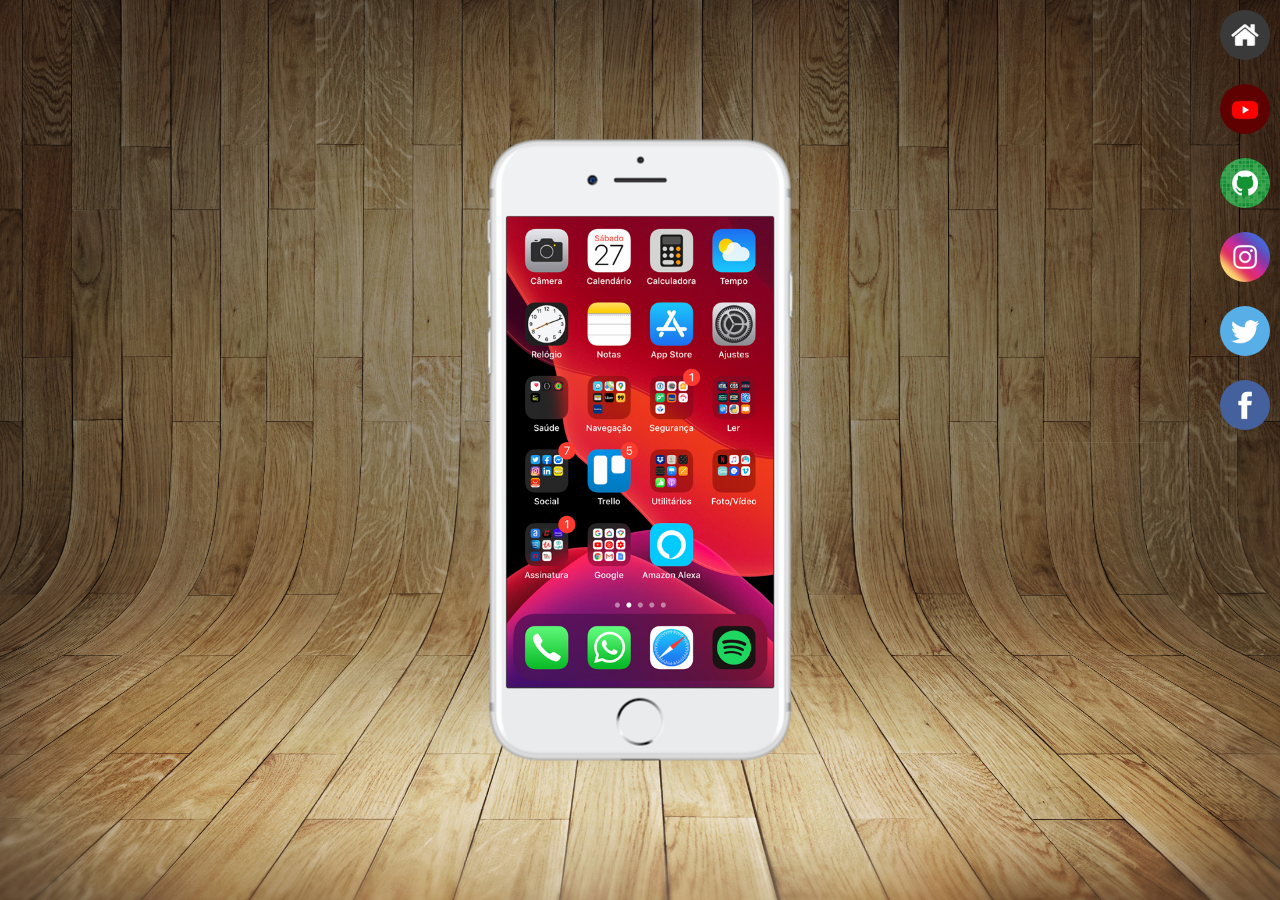
<file: index.html>
<!DOCTYPE html>
<html lang="pt-br">
<head>
    <meta charset="UTF-8">
    <meta name="viewport" content="width=device-width, initial-scale=1.0">
    <link rel="stylesheet" href="favicon.ico" type="image/x-icon">
    <link rel="stylesheet" href="estilos/style.css">
    <title>Projetos Redes Sociais</title>
</head>
<body>
    
<main>

<section id="telefone">

<iframe src="home.html" name="tela" id="tela" frameborder="0"> Seu navegador nao e compativel com isso</iframe>


</section>



<section id="redes-sociais">

    <a href="home.html" target="tela"><img src="imagens/logo-home.jpg"  alt="Home"> </a> <br>
    <a href="youtube.html" target="tela"> <img src="imagens/logo-youtube.jpg" alt="Youtube"></a> <br>
    <a href="github.html" target="tela"> <img src="imagens/logo-github.jpg" alt="Github"></a> <br>
    <a href="instagram.html" target="tela"> <img src="imagens/logo-instagram.jpg" alt="Instagram"></a> <br>
    <a href="twitter.html" target="tela"> <img src="imagens/logo-twitter.jpg" alt="Twitter"></a> <br>
    <a href="facebook.html" target="tela"> <img src="imagens/logo-facebook.jpg" alt="Facebook"></a>

</section>

</main>


</body>
</html>
</file>
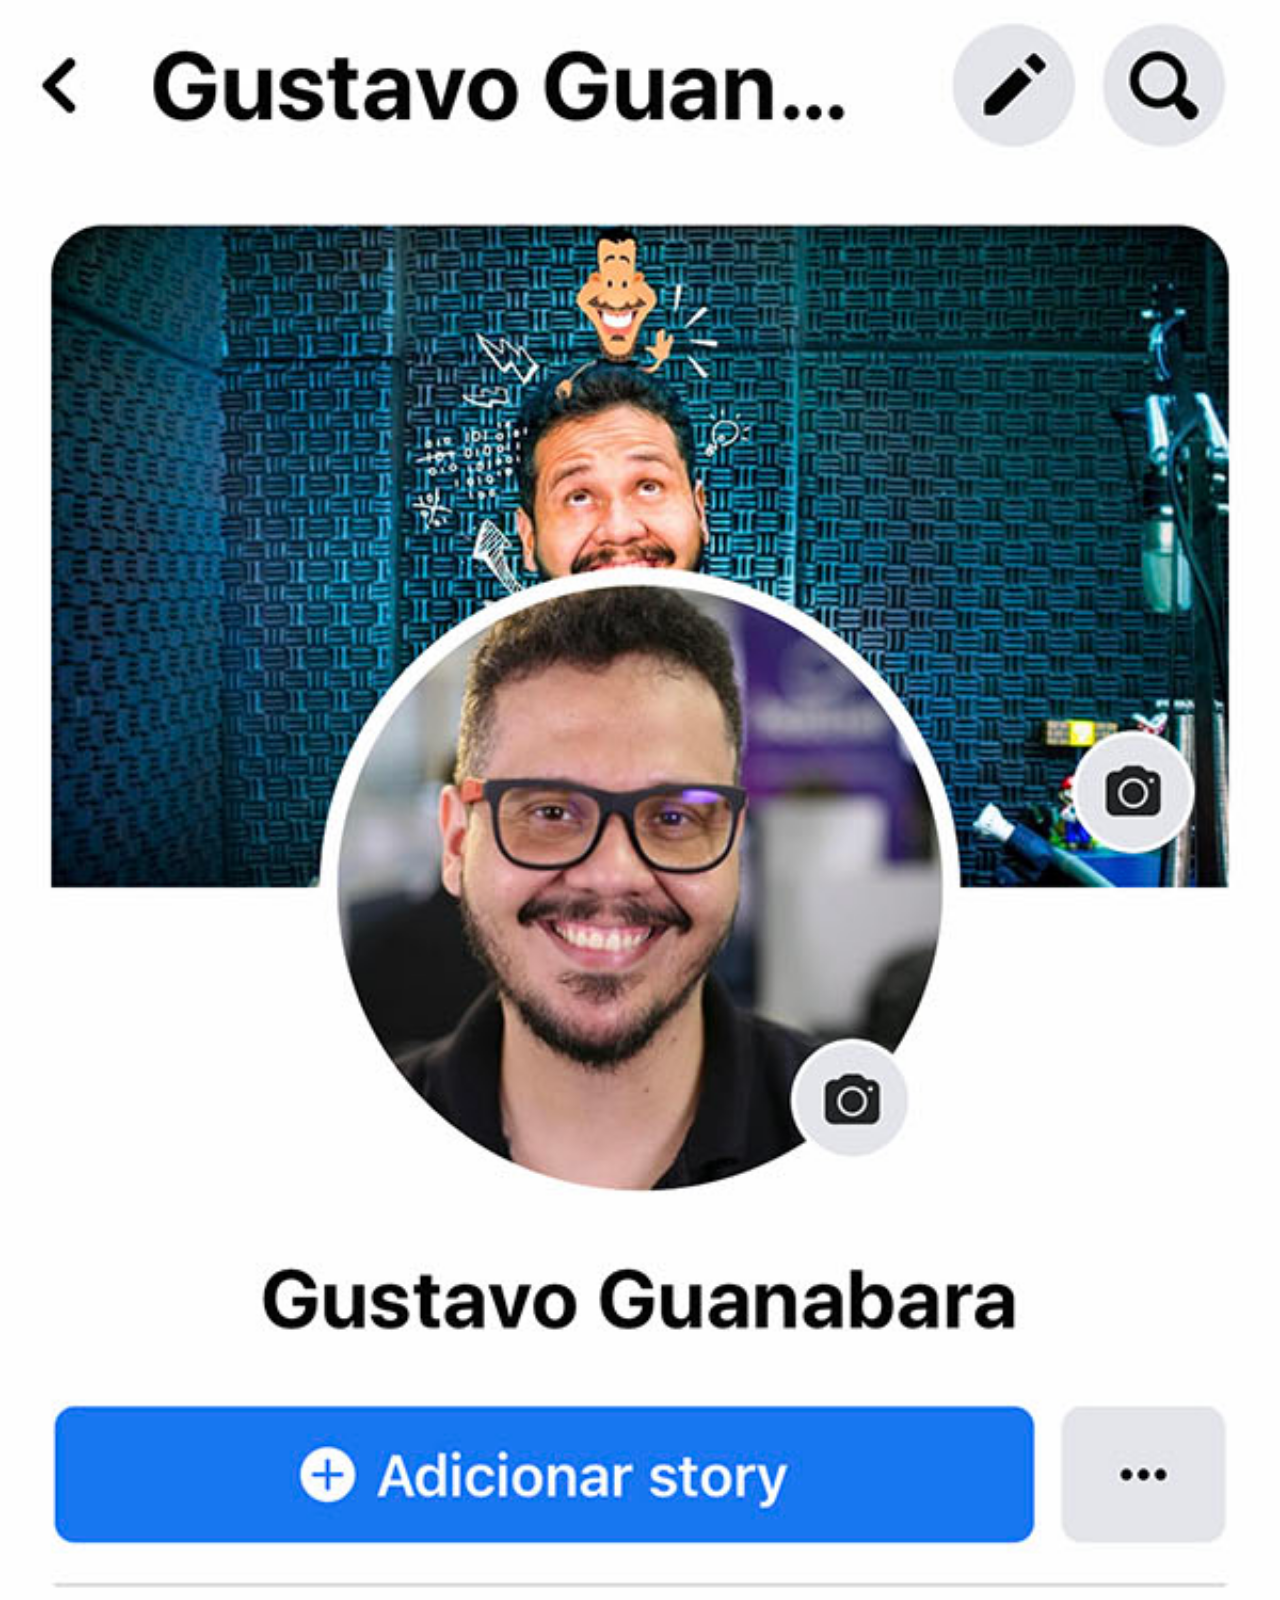
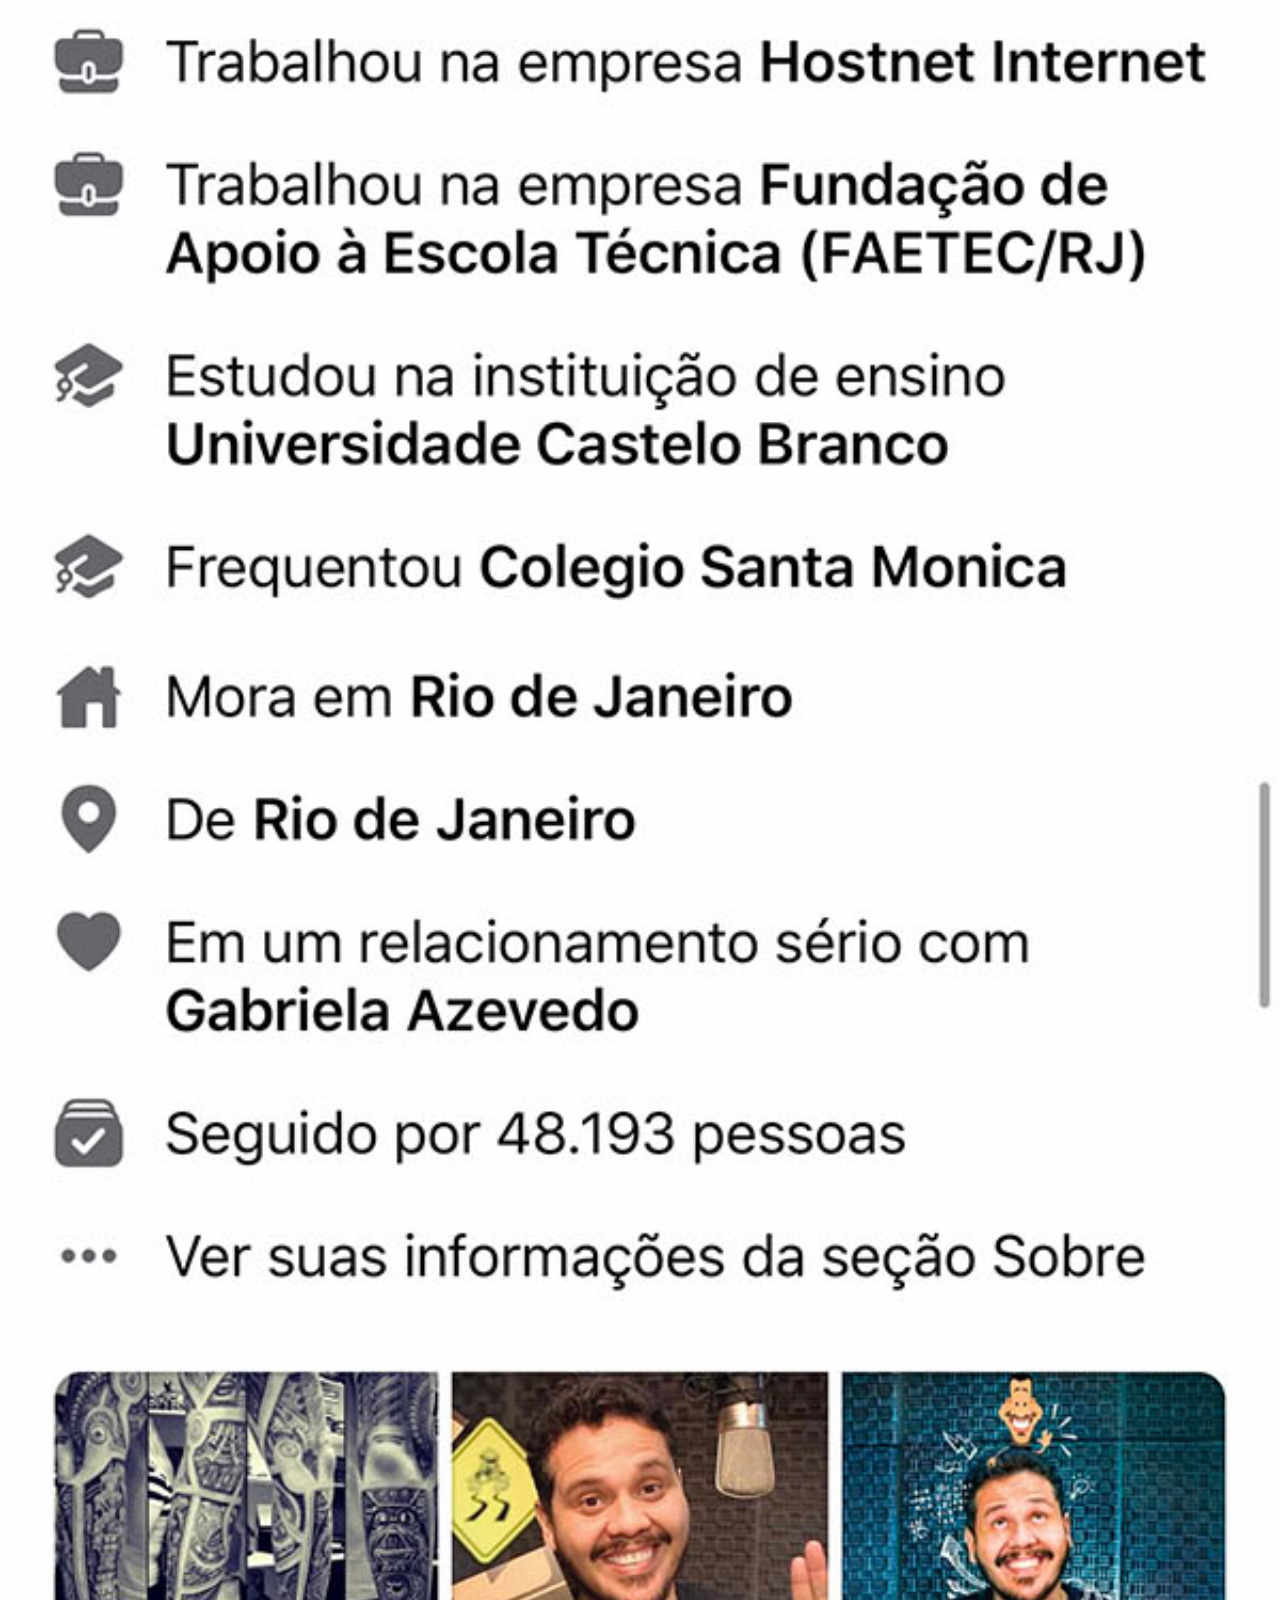
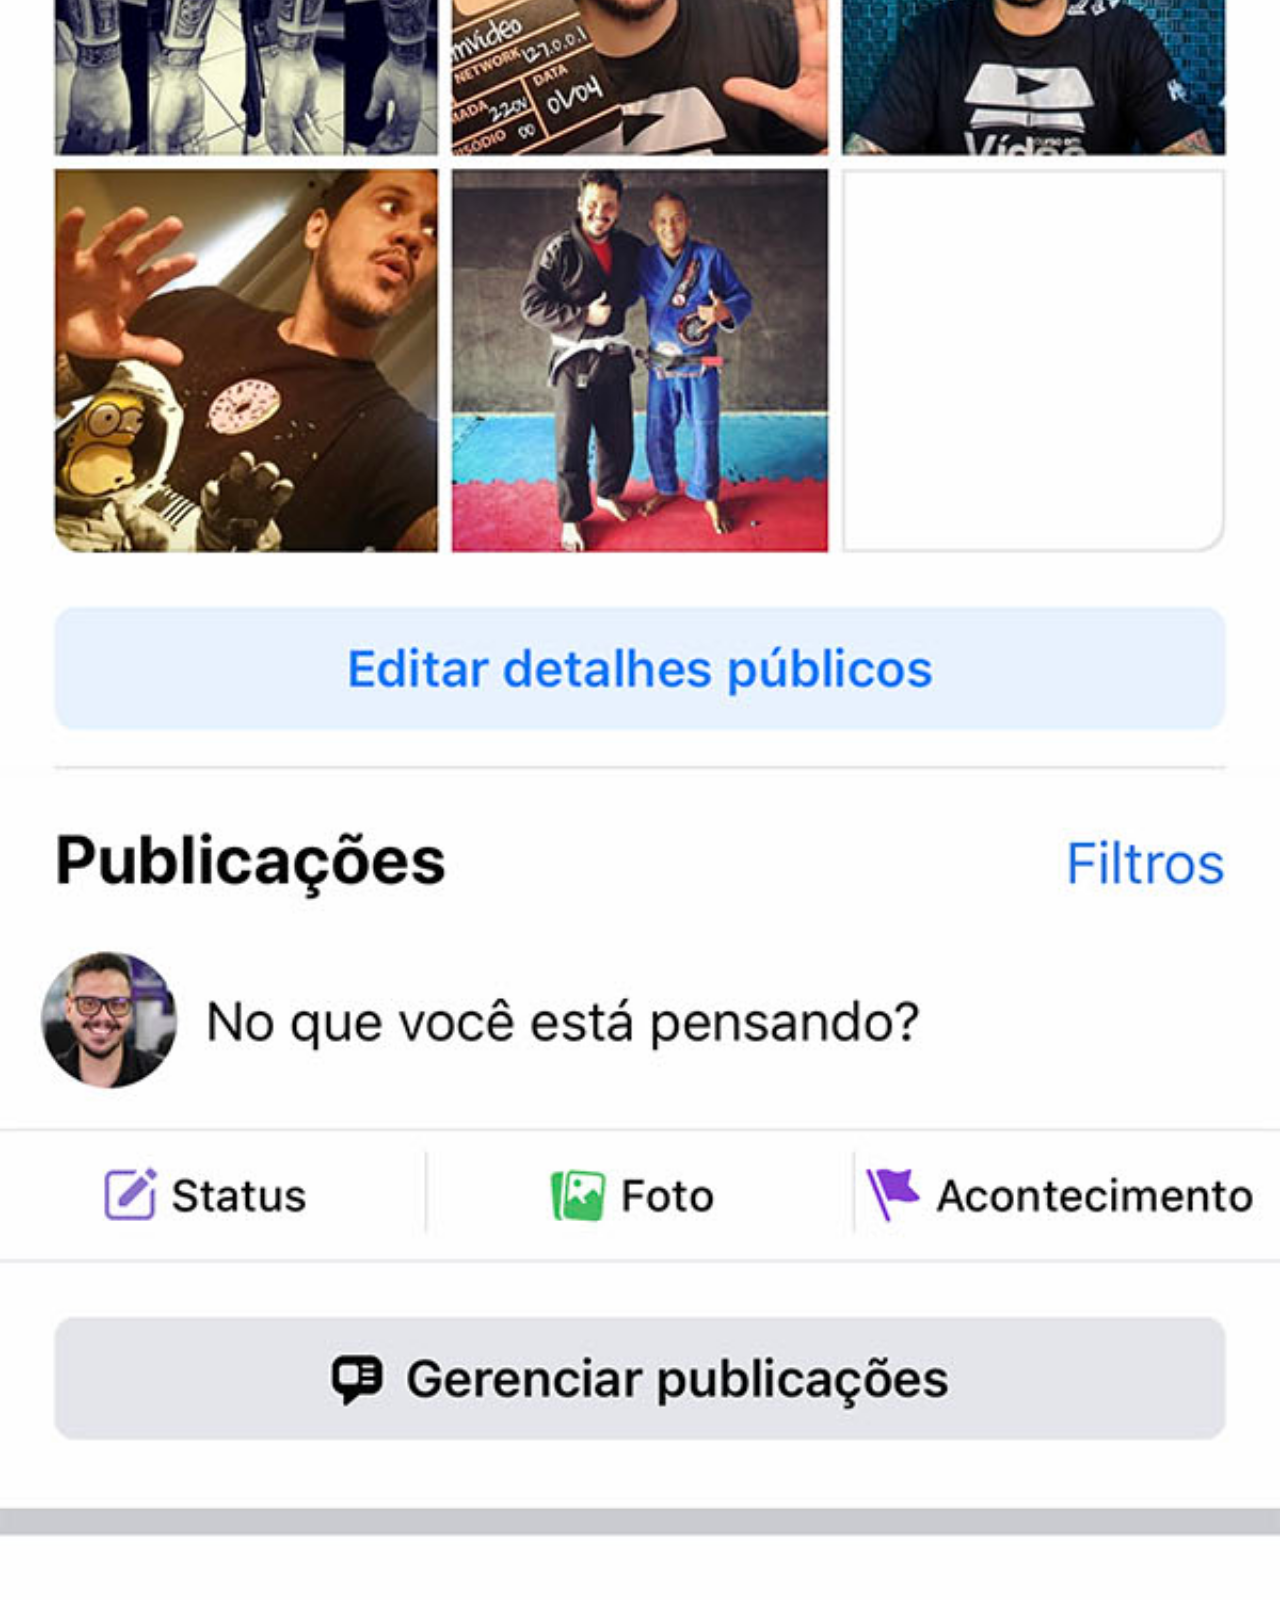
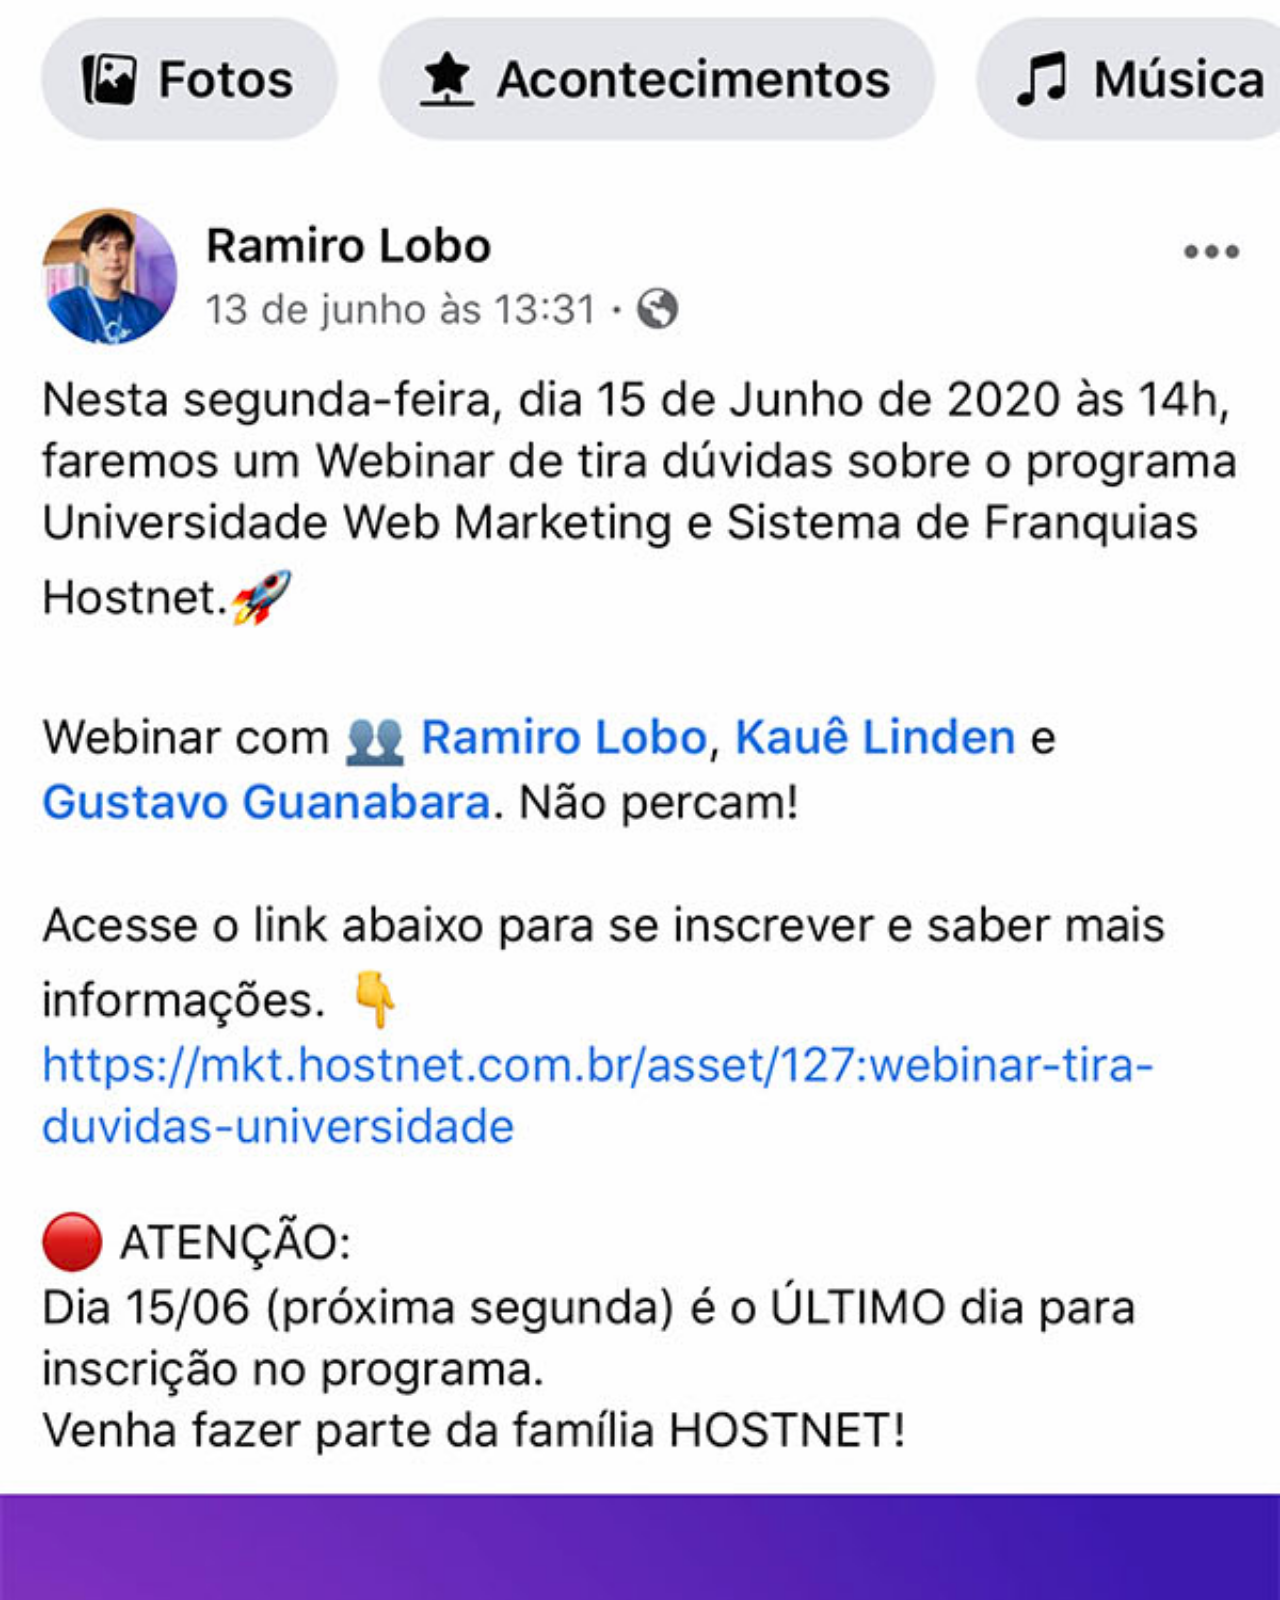
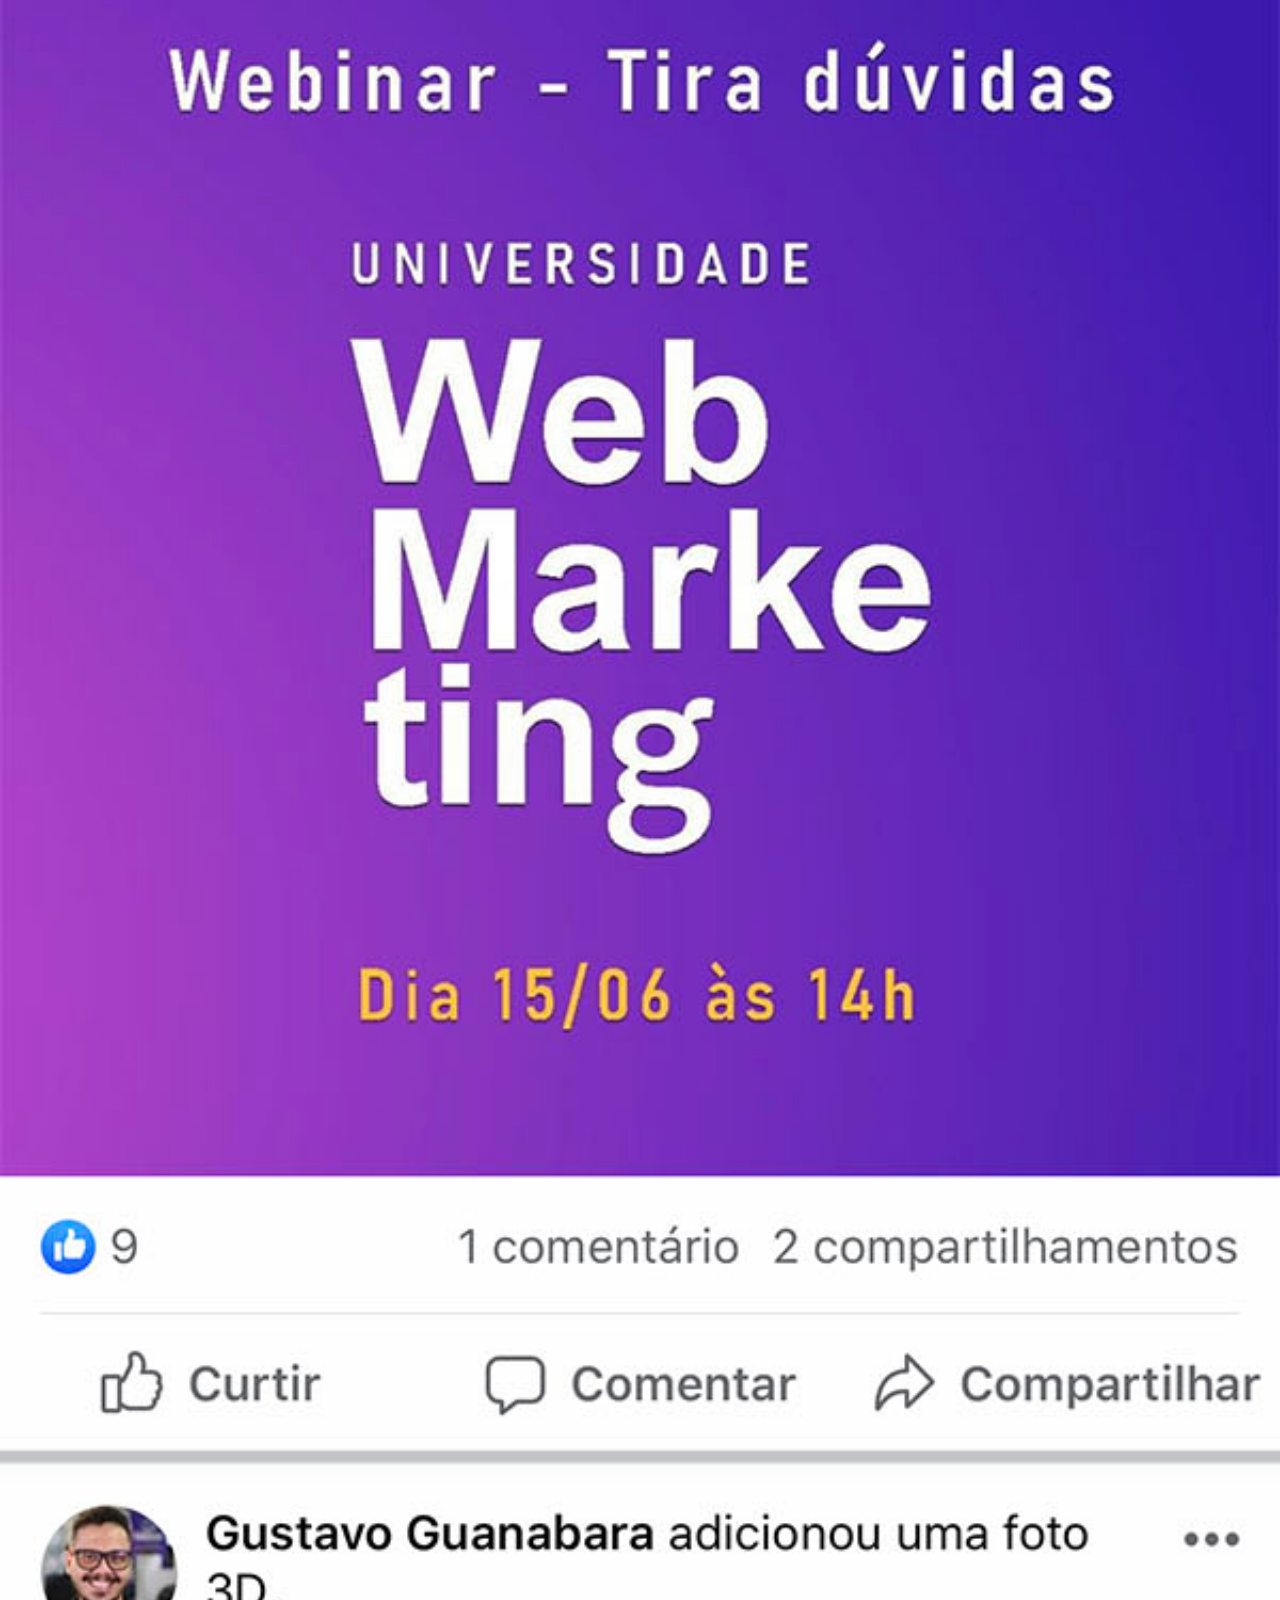
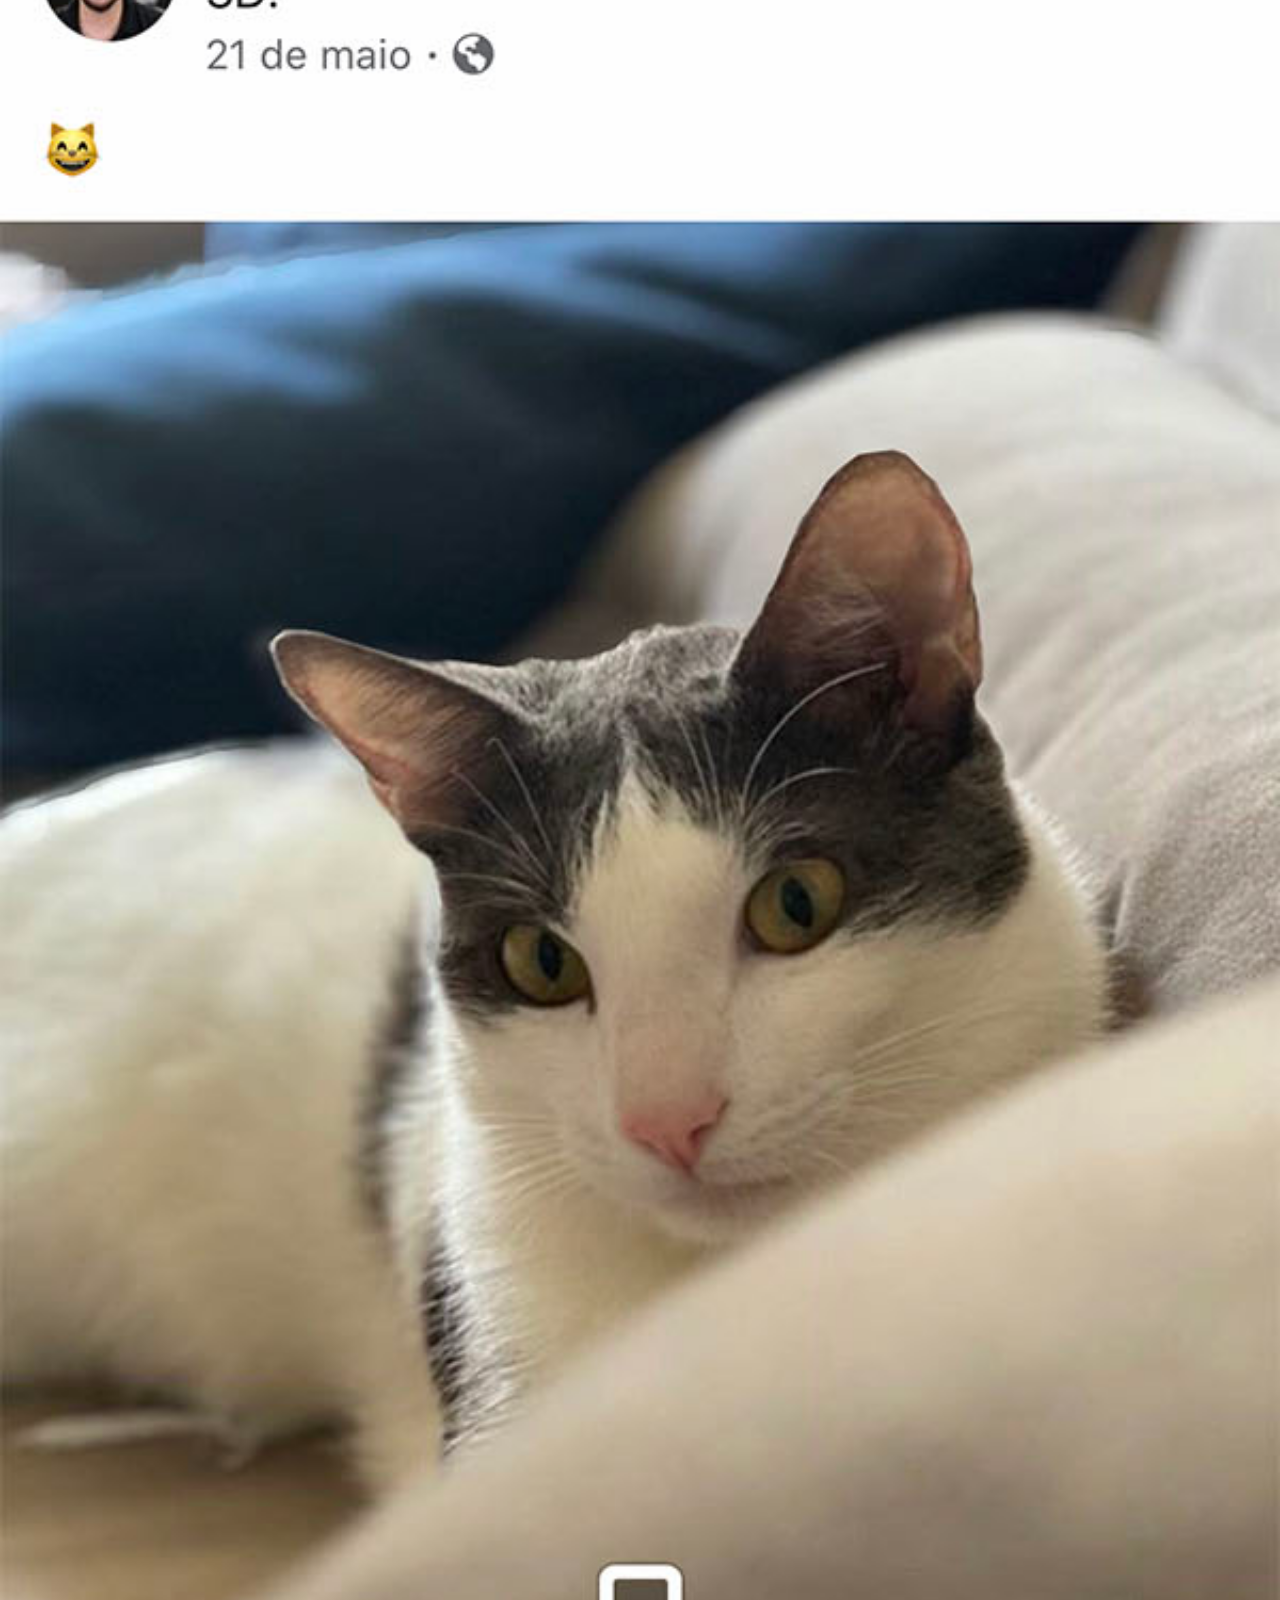
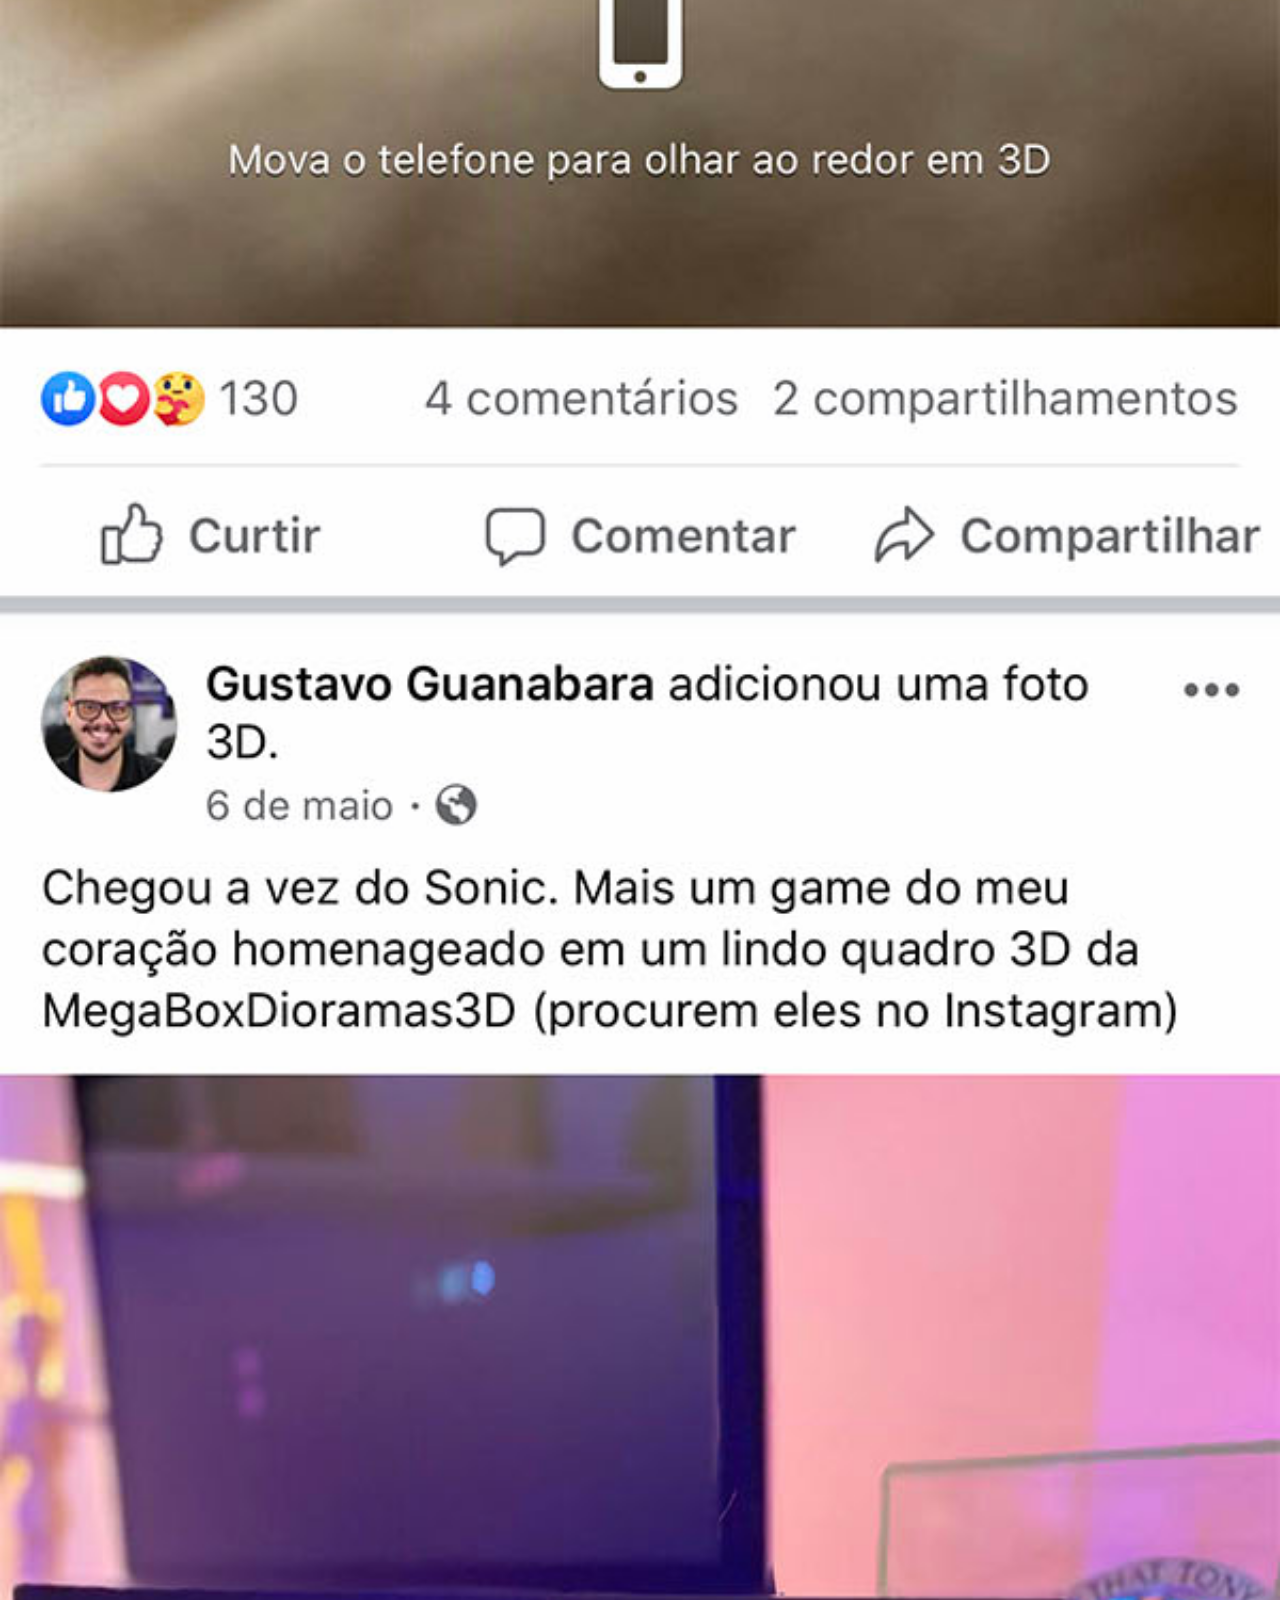
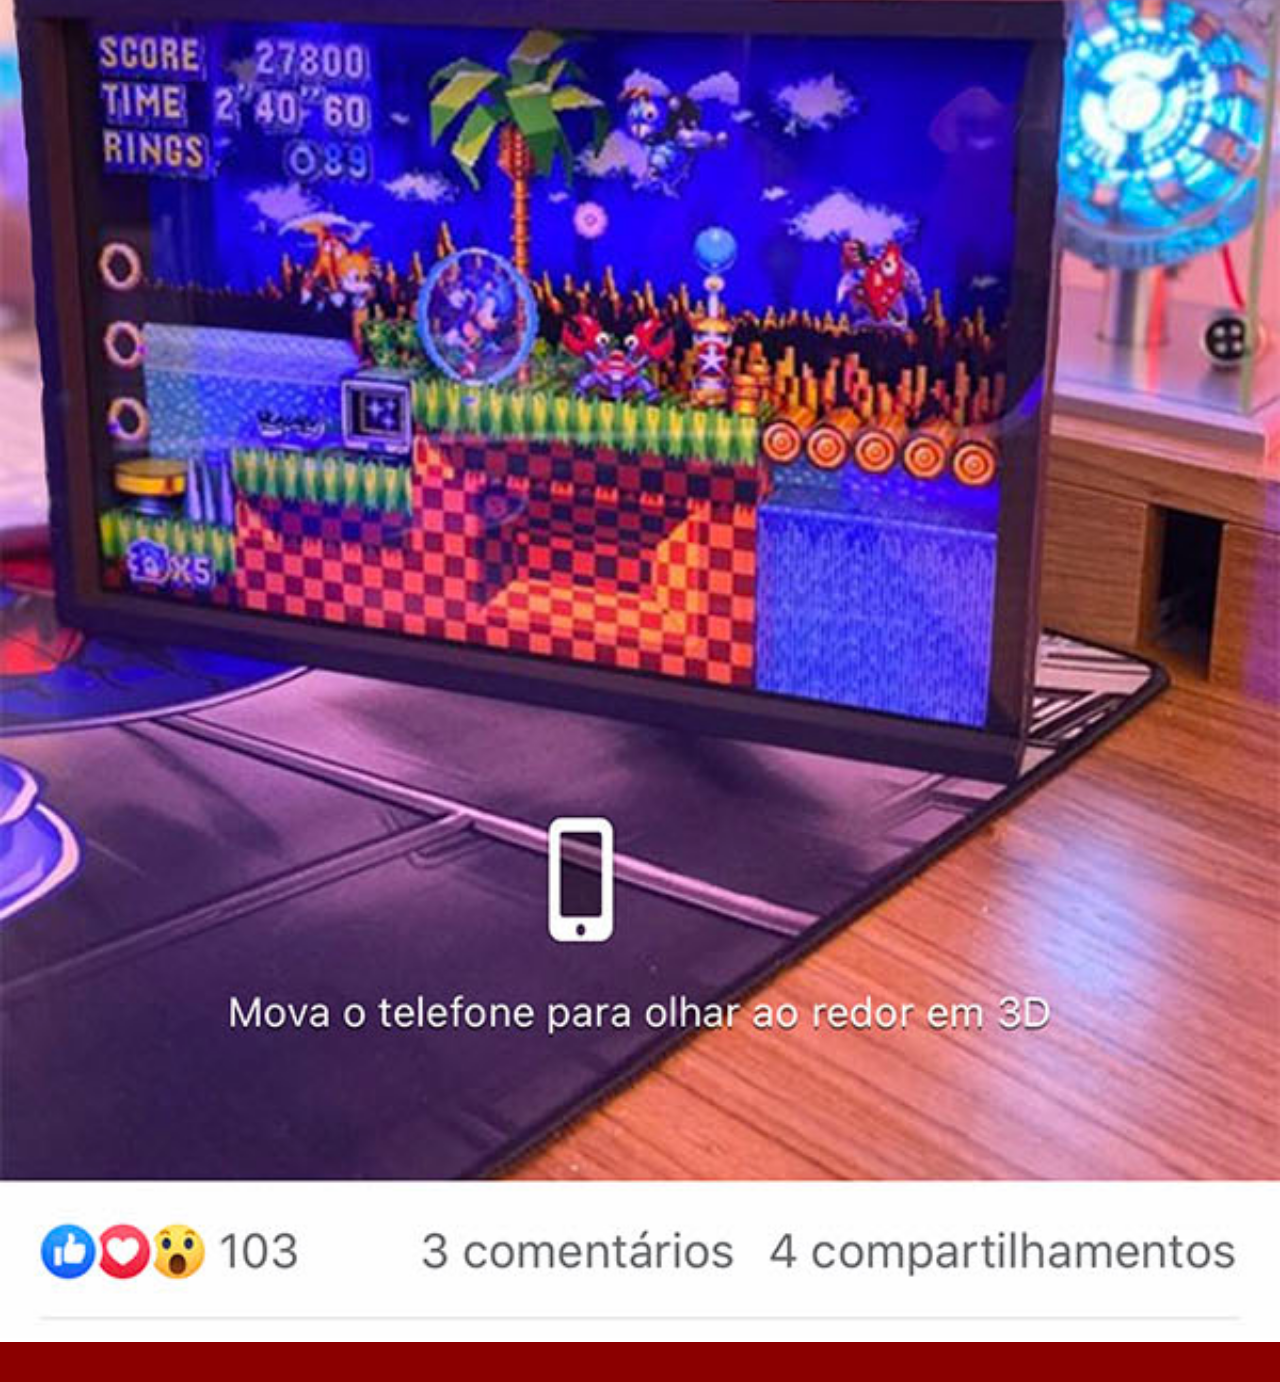
<file: facebook.html>
<!DOCTYPE html>
<html lang="en">
<head>
    <meta charset="UTF-8">
    <meta name="viewport" content="width=device-width, initial-scale=1.0">
    <title>Facebook</title>
    <link rel="stylesheet" href="estilos/social.css">
</head>
<body>
    
<img src="imagens/tela-facebook.jpg" alt="Facebook" >

<a href="https://www.facebook.com/gustavoguanabara/?locale=pt_BR" target="_blank"></a>

</body>
</html>
</file>
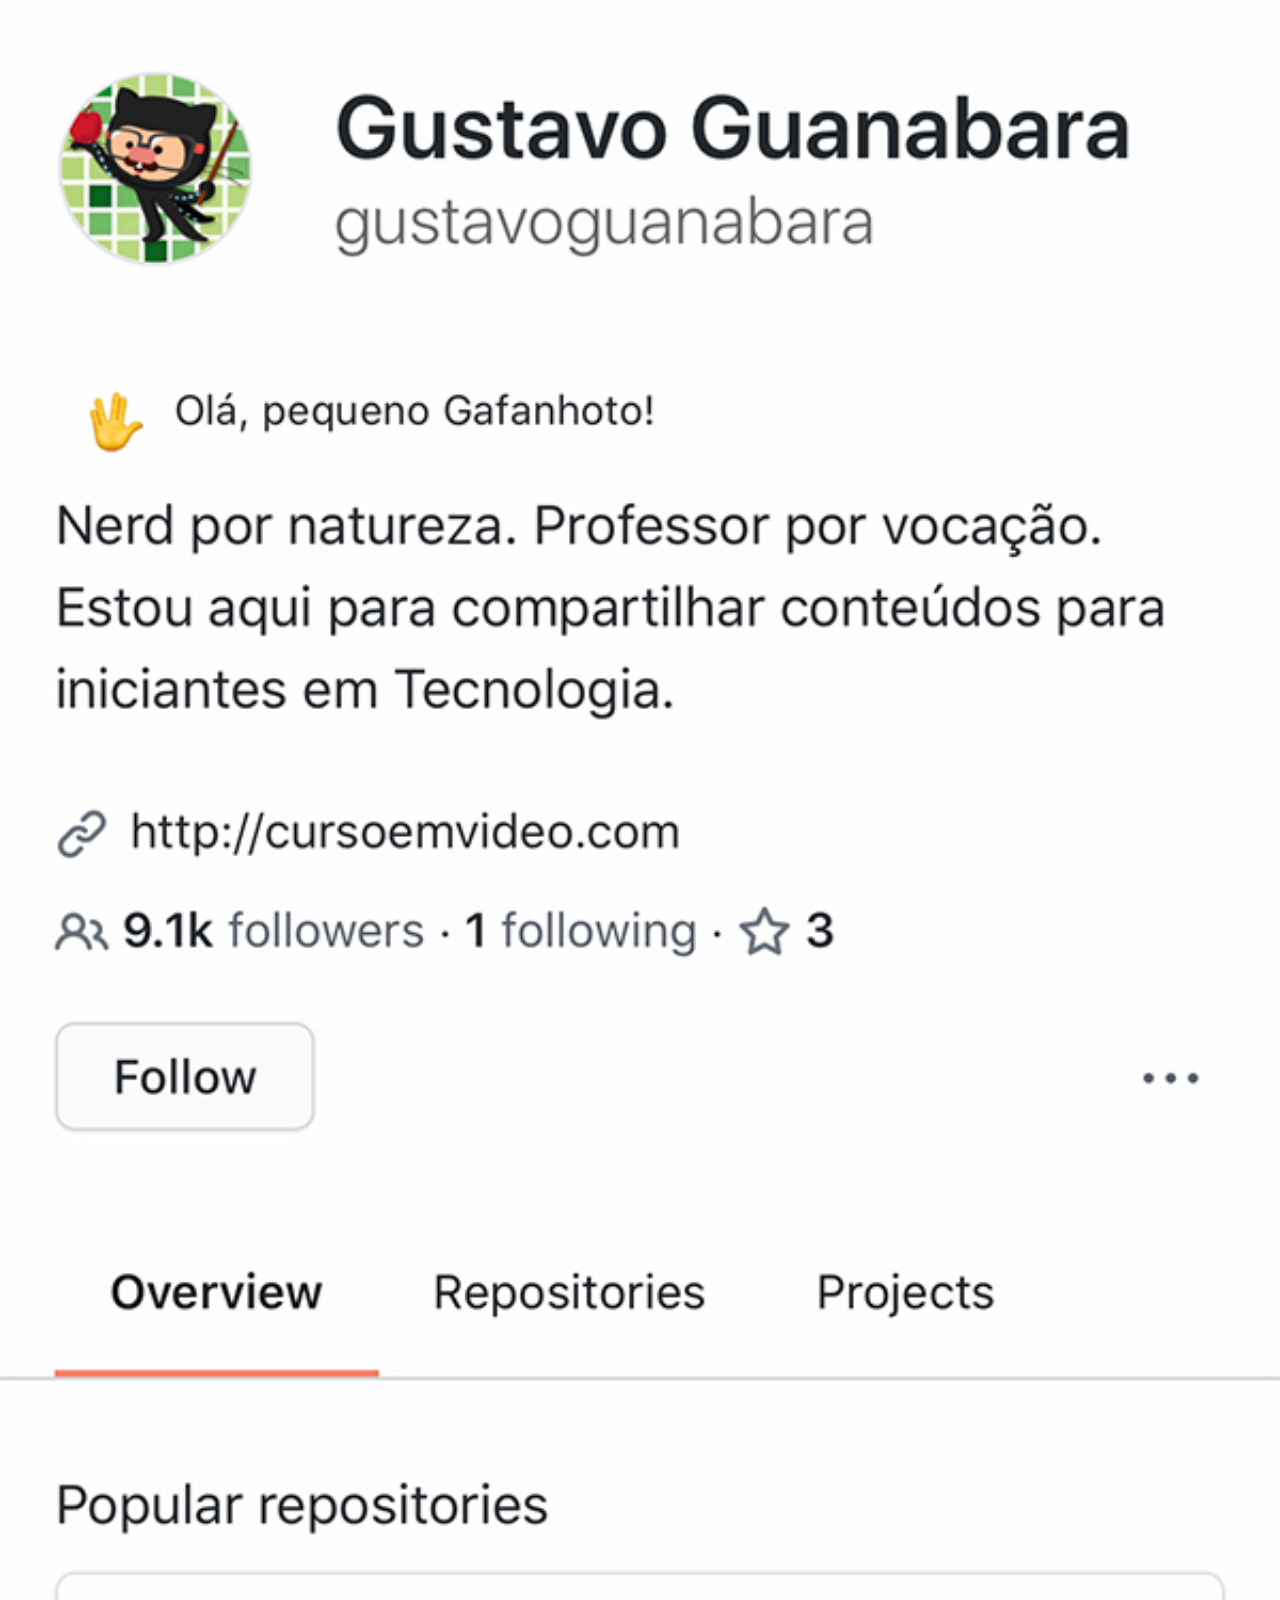
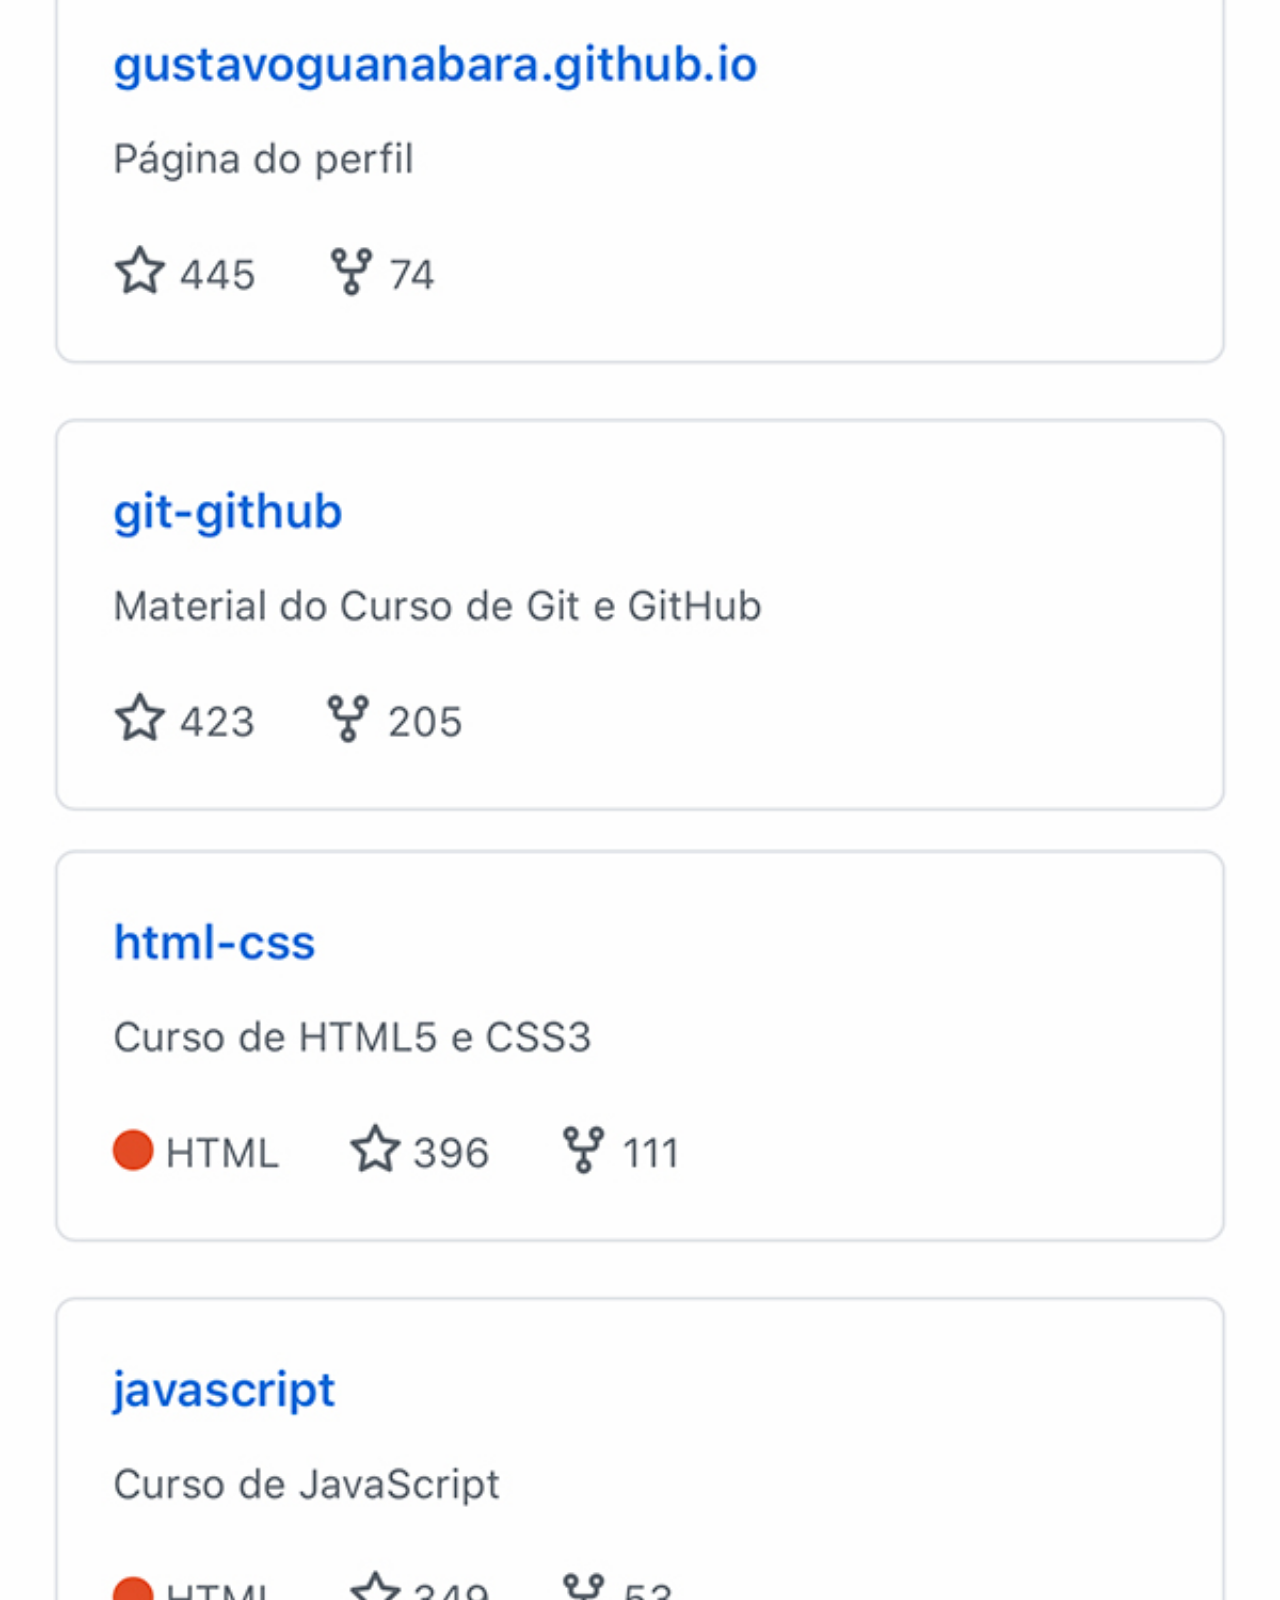
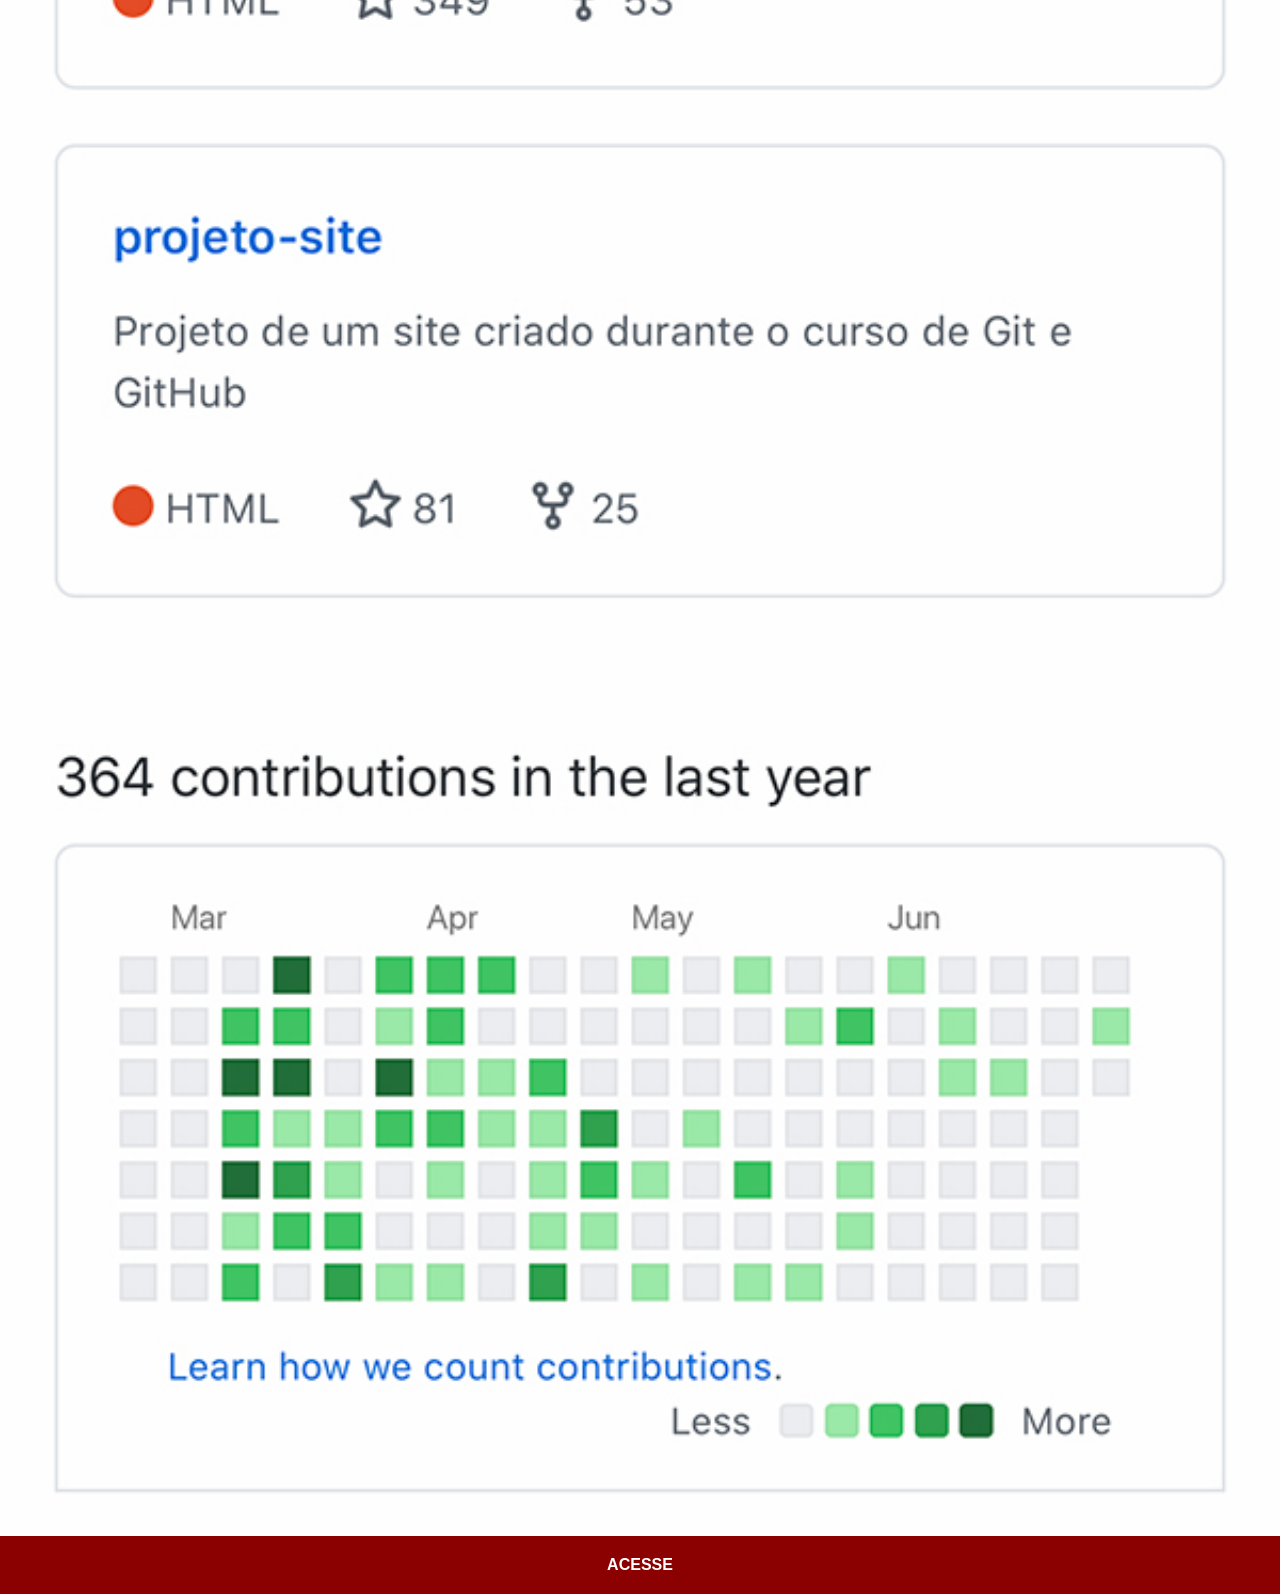
<file: github.html>
<!DOCTYPE html>
<html lang="en">
<head>
    <meta charset="UTF-8">
    <meta name="viewport" content="width=device-width, initial-scale=1.0">
    <title>Github</title>
    <link rel="stylesheet" href="estilos/social.css">
</head>
<body>
    <img src="imagens/tela-github.jpg" alt="Github" >

<a href="https://github.com/gustavoguanabara" target="_blank" >ACESSE</a>


</body>
</html>
</file>
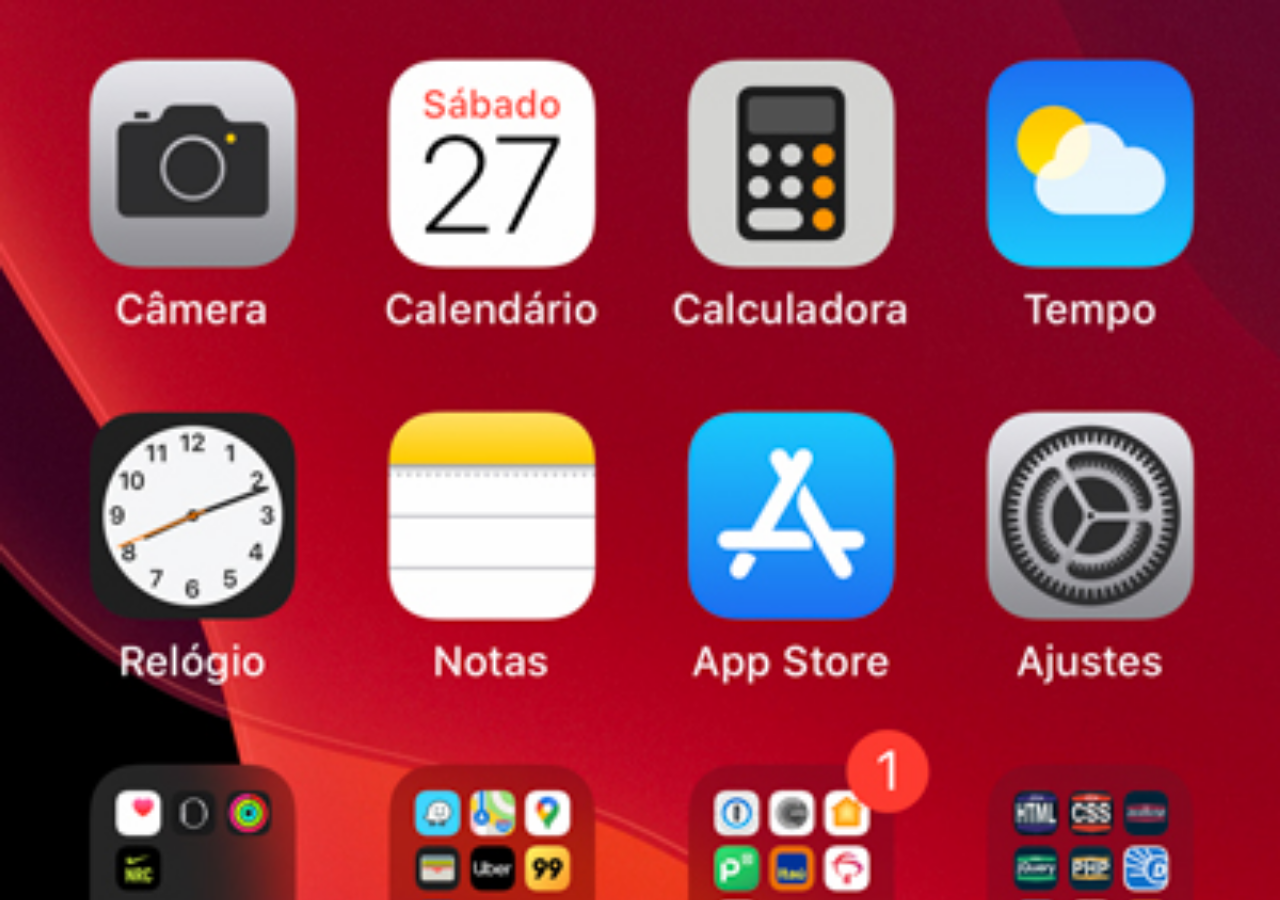
<file: home.html>
<!DOCTYPE html>
<html lang="en">
<head>
    <meta charset="UTF-8">
    <meta name="viewport" content="width=device-width, initial-scale=1.0">
    <title>Home</title>
</head>

<style>

*{
    margin: 0px;
    padding: 0px;
}

body{
    width: 100vw;
    height: 100vh;
    background: black url(imagens/tela-home.jpg) no-repeat
    top center;
    background-size: cover;
}


</style>



<body>
    



</body>
</html>
</file>
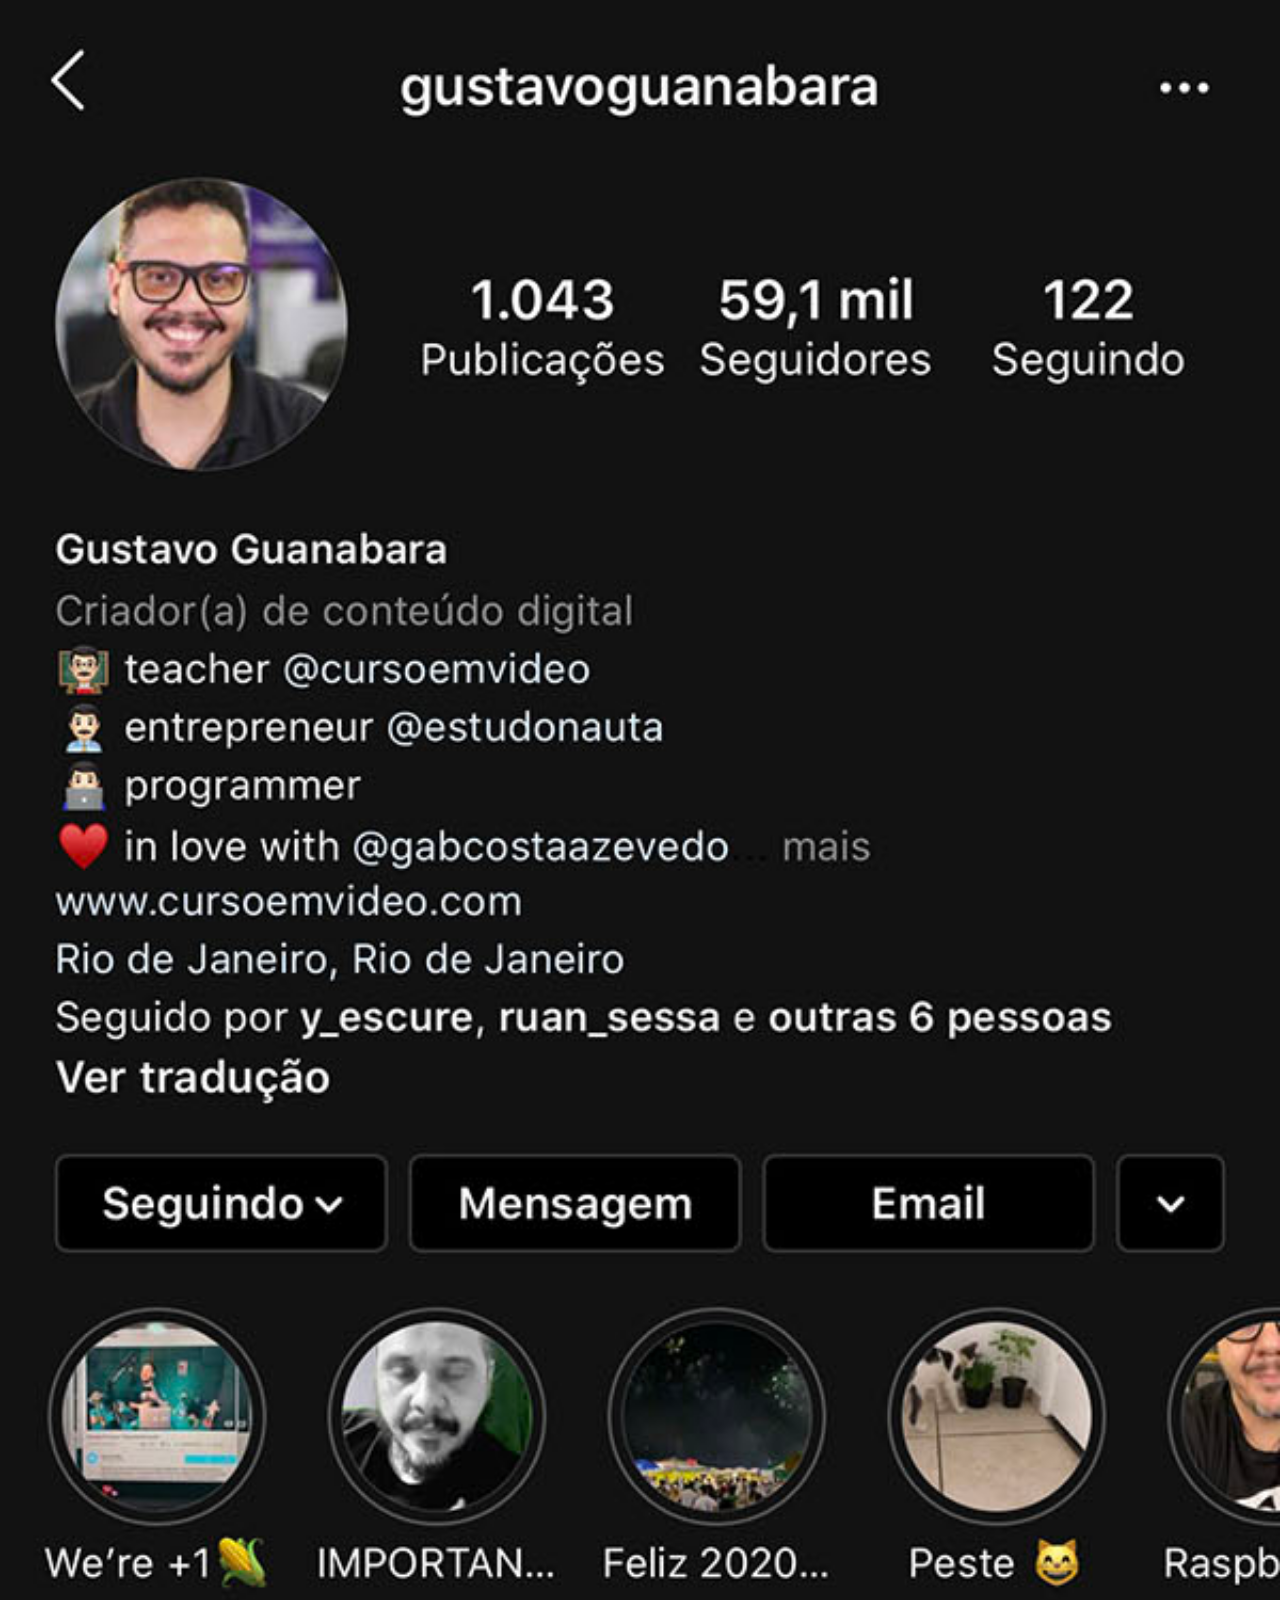
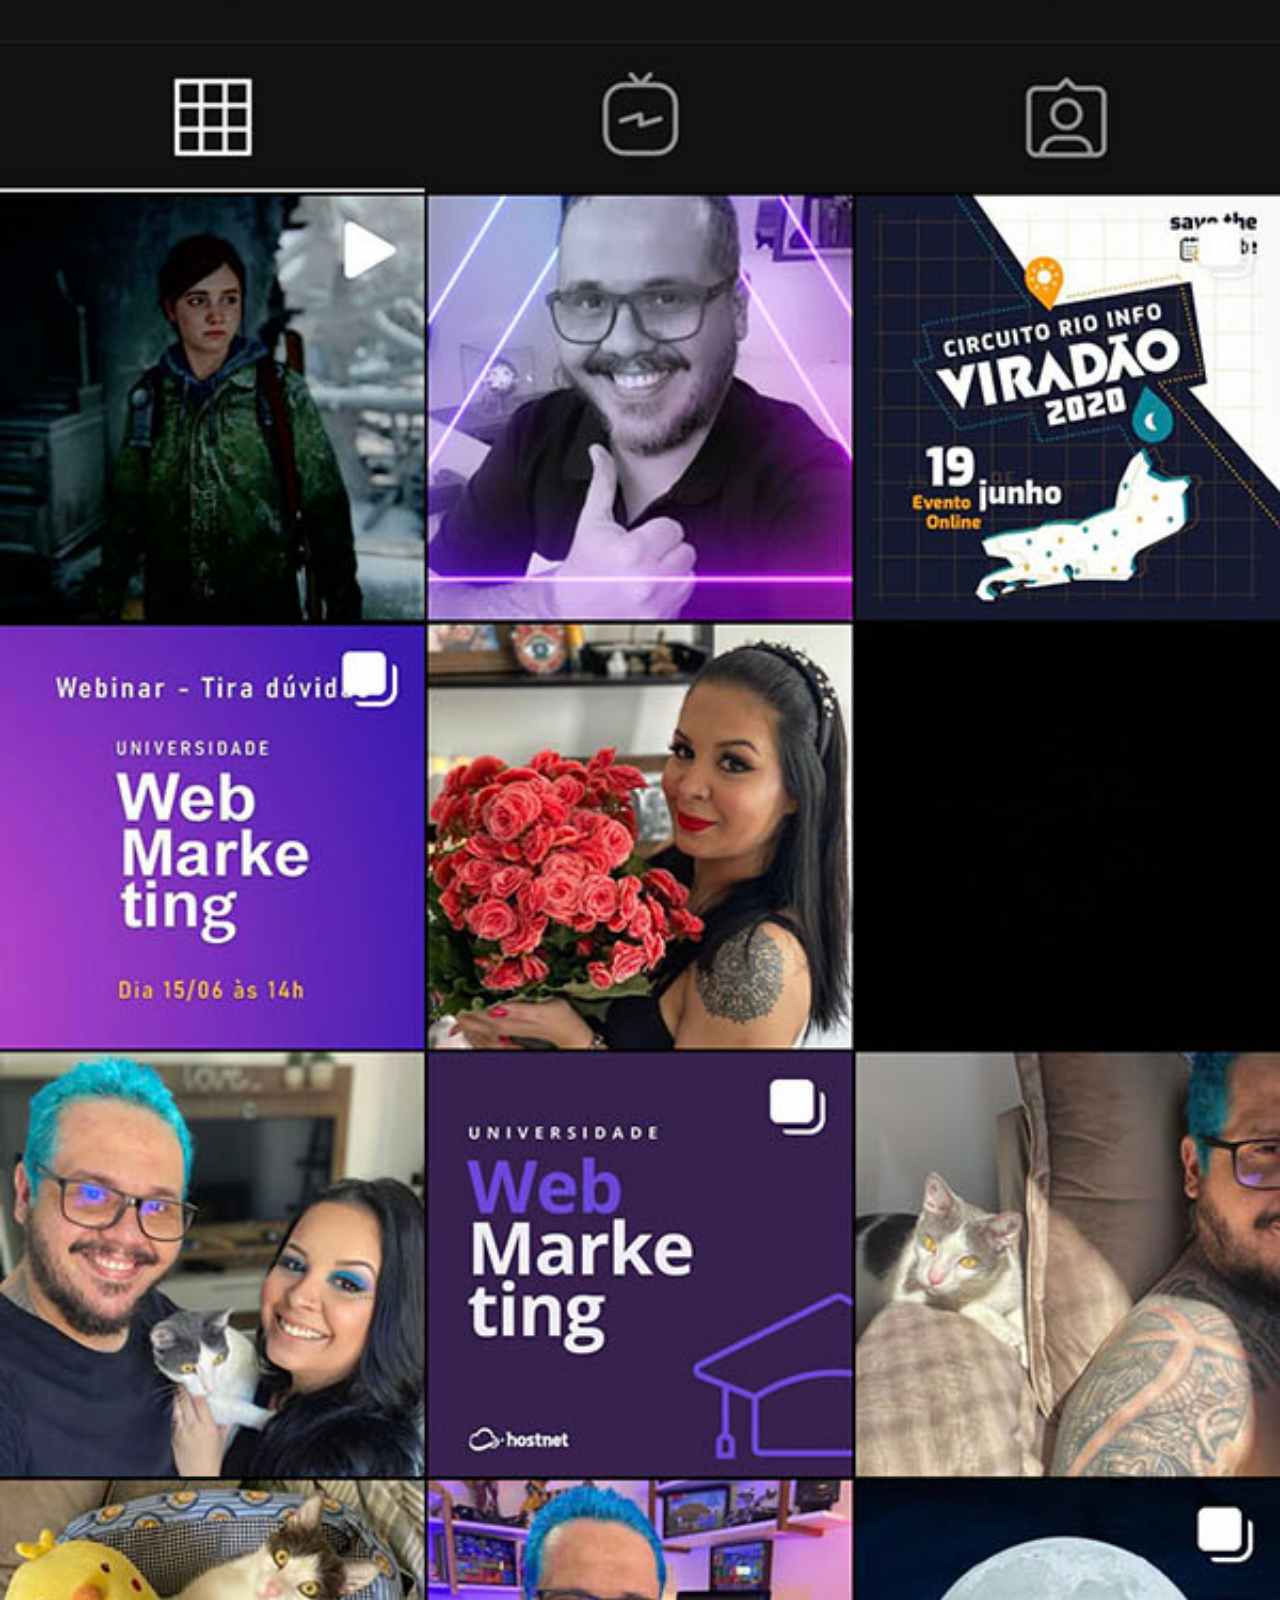
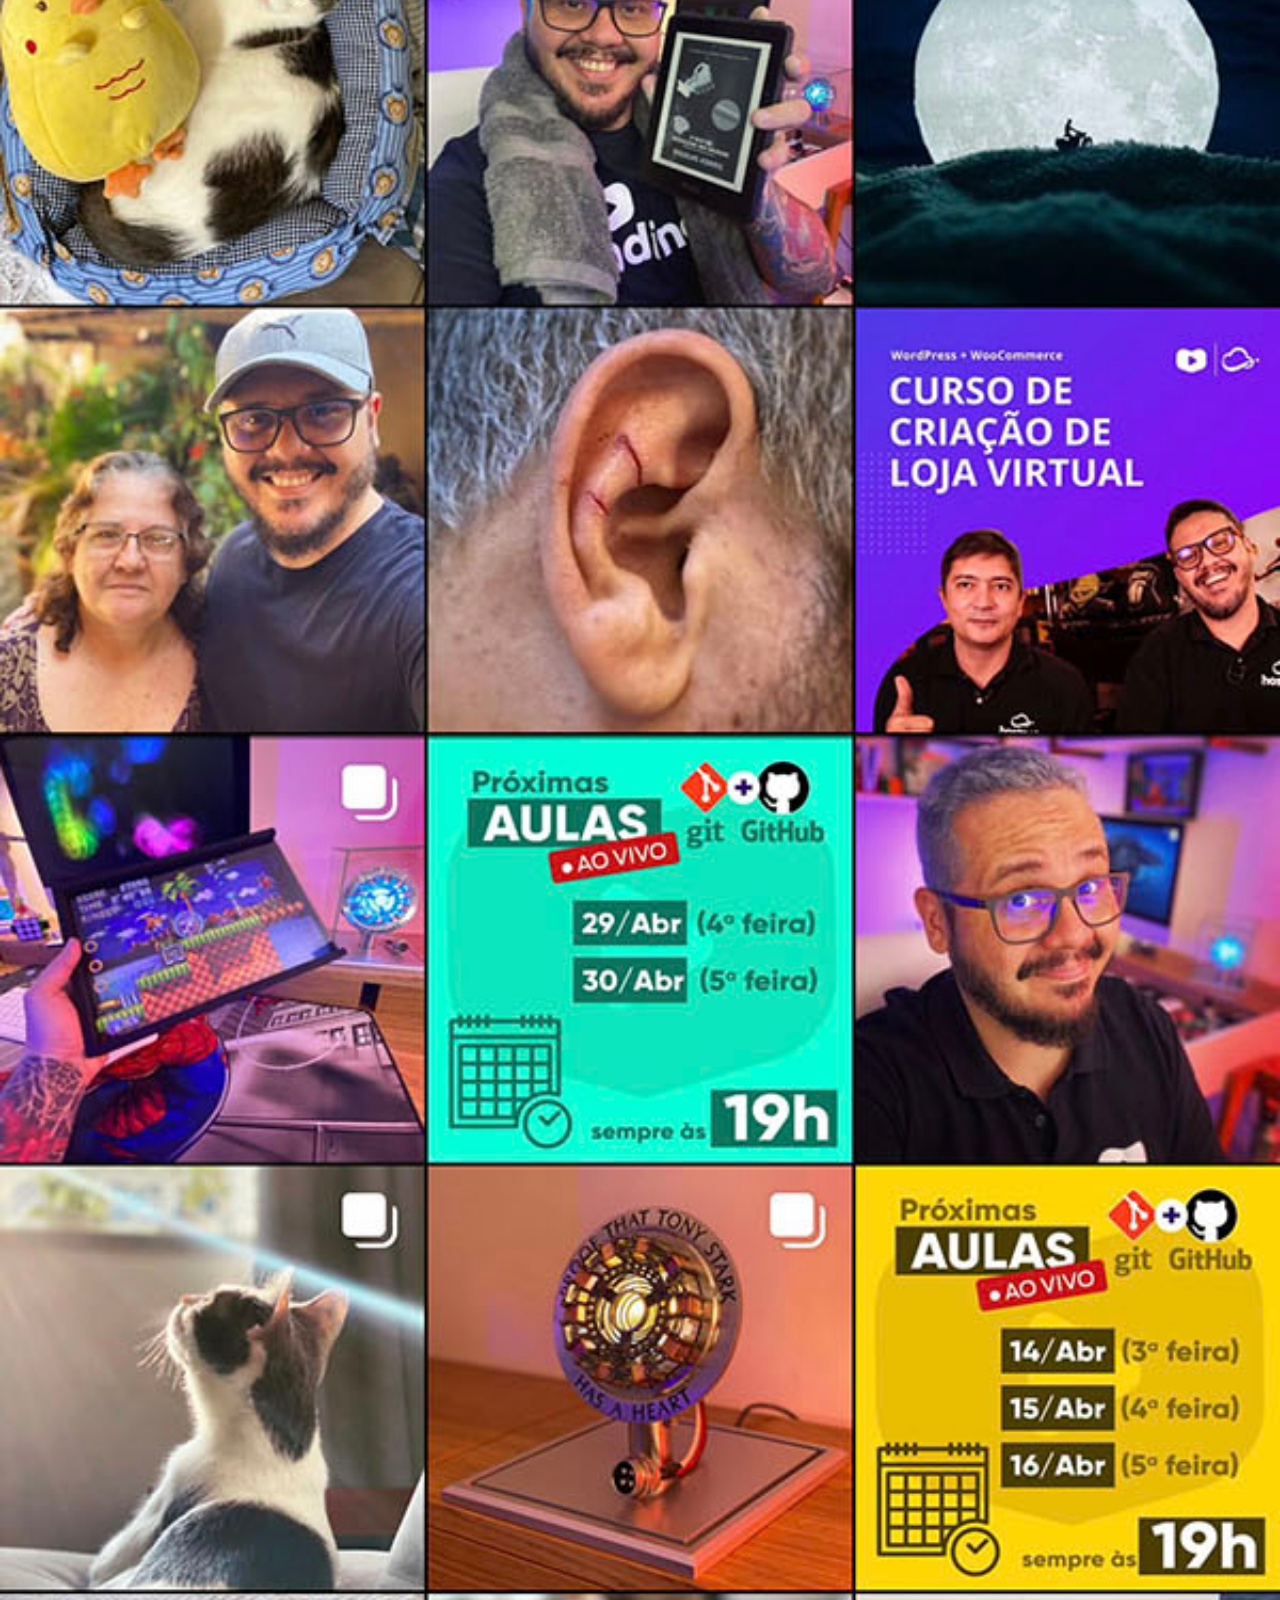
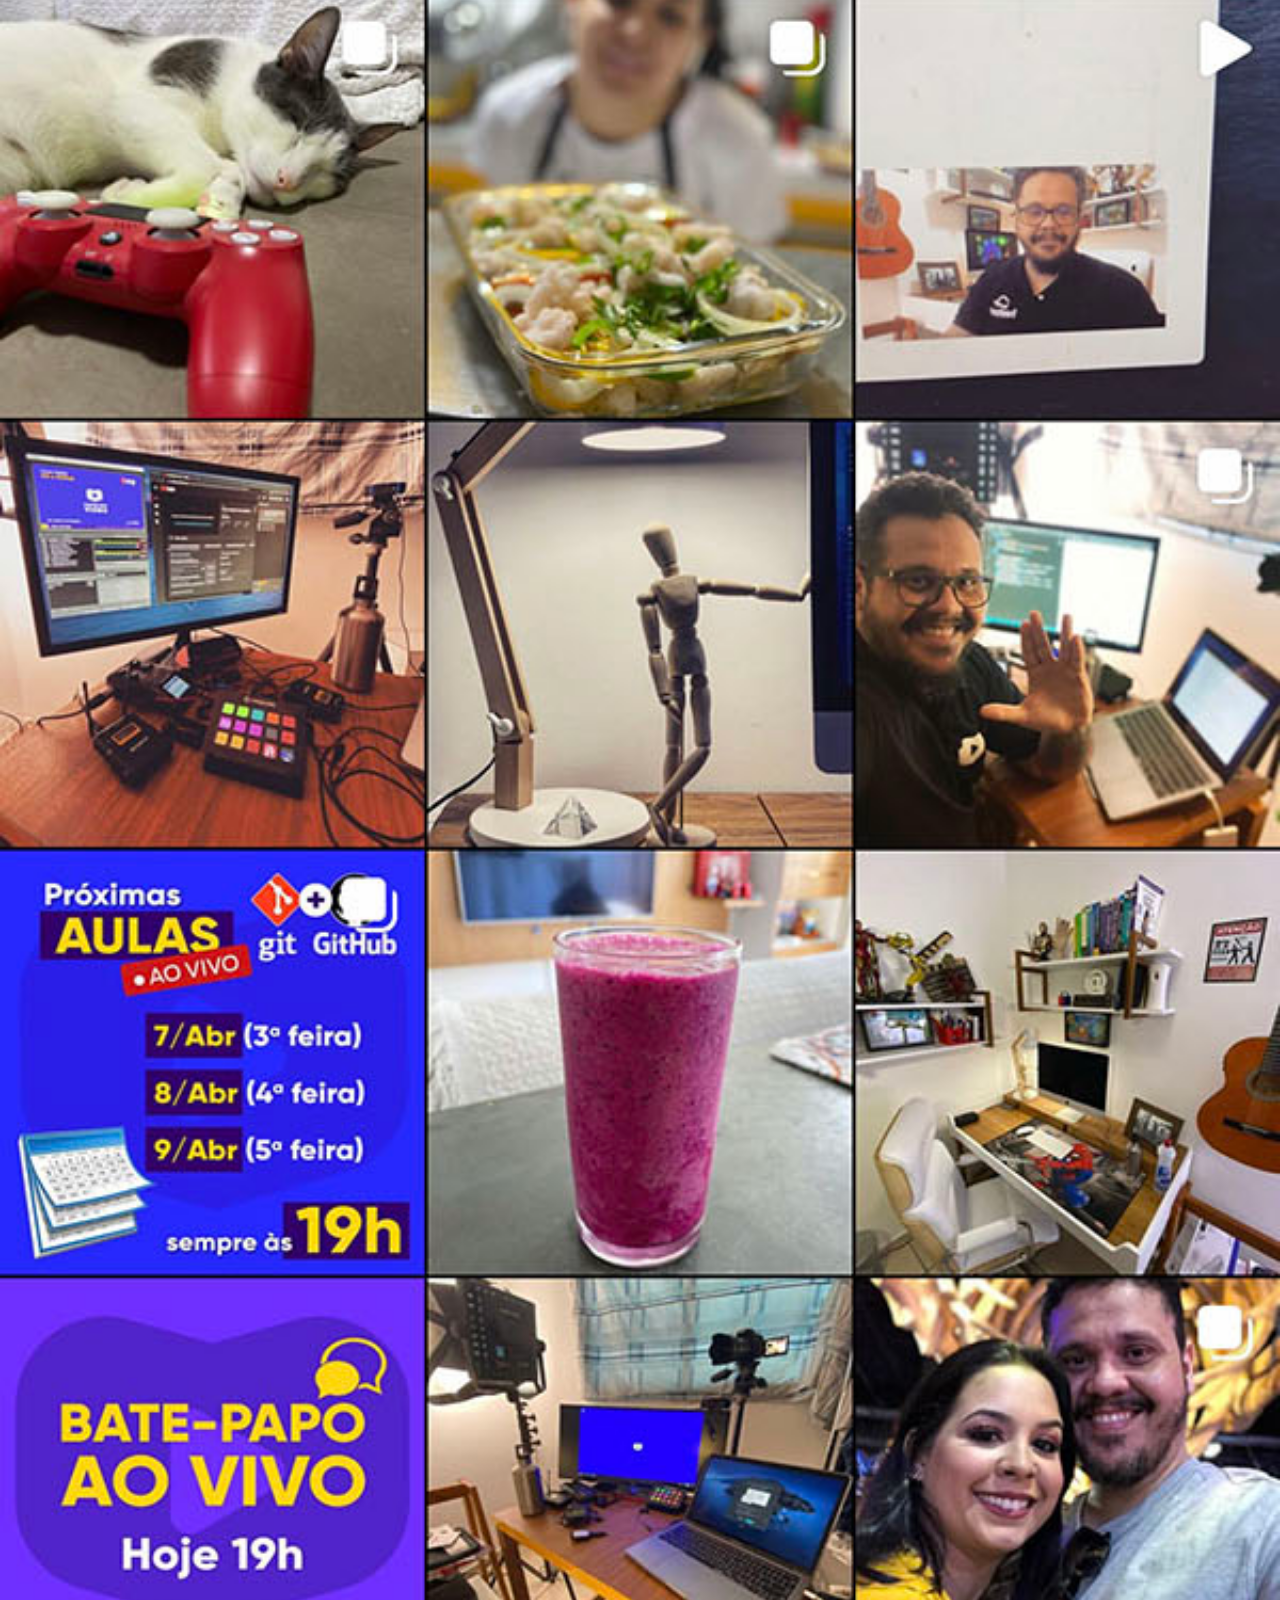
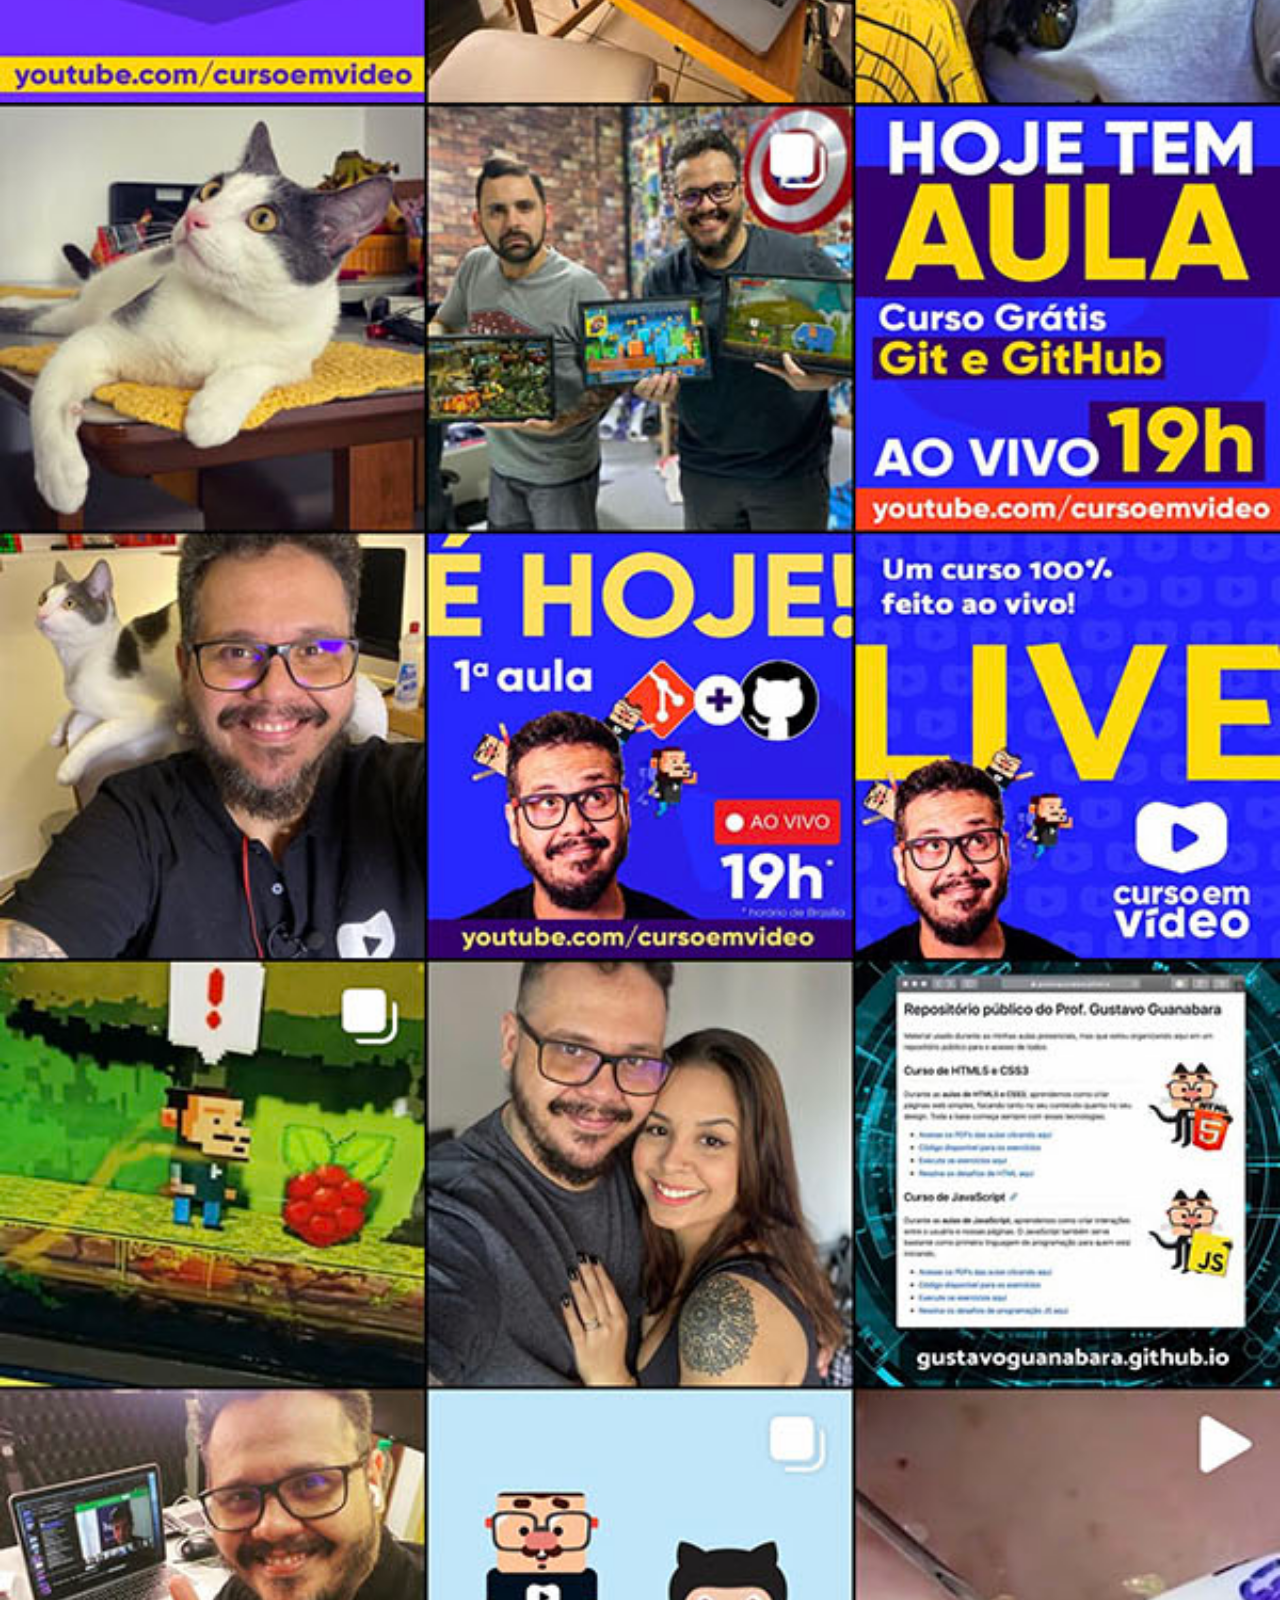
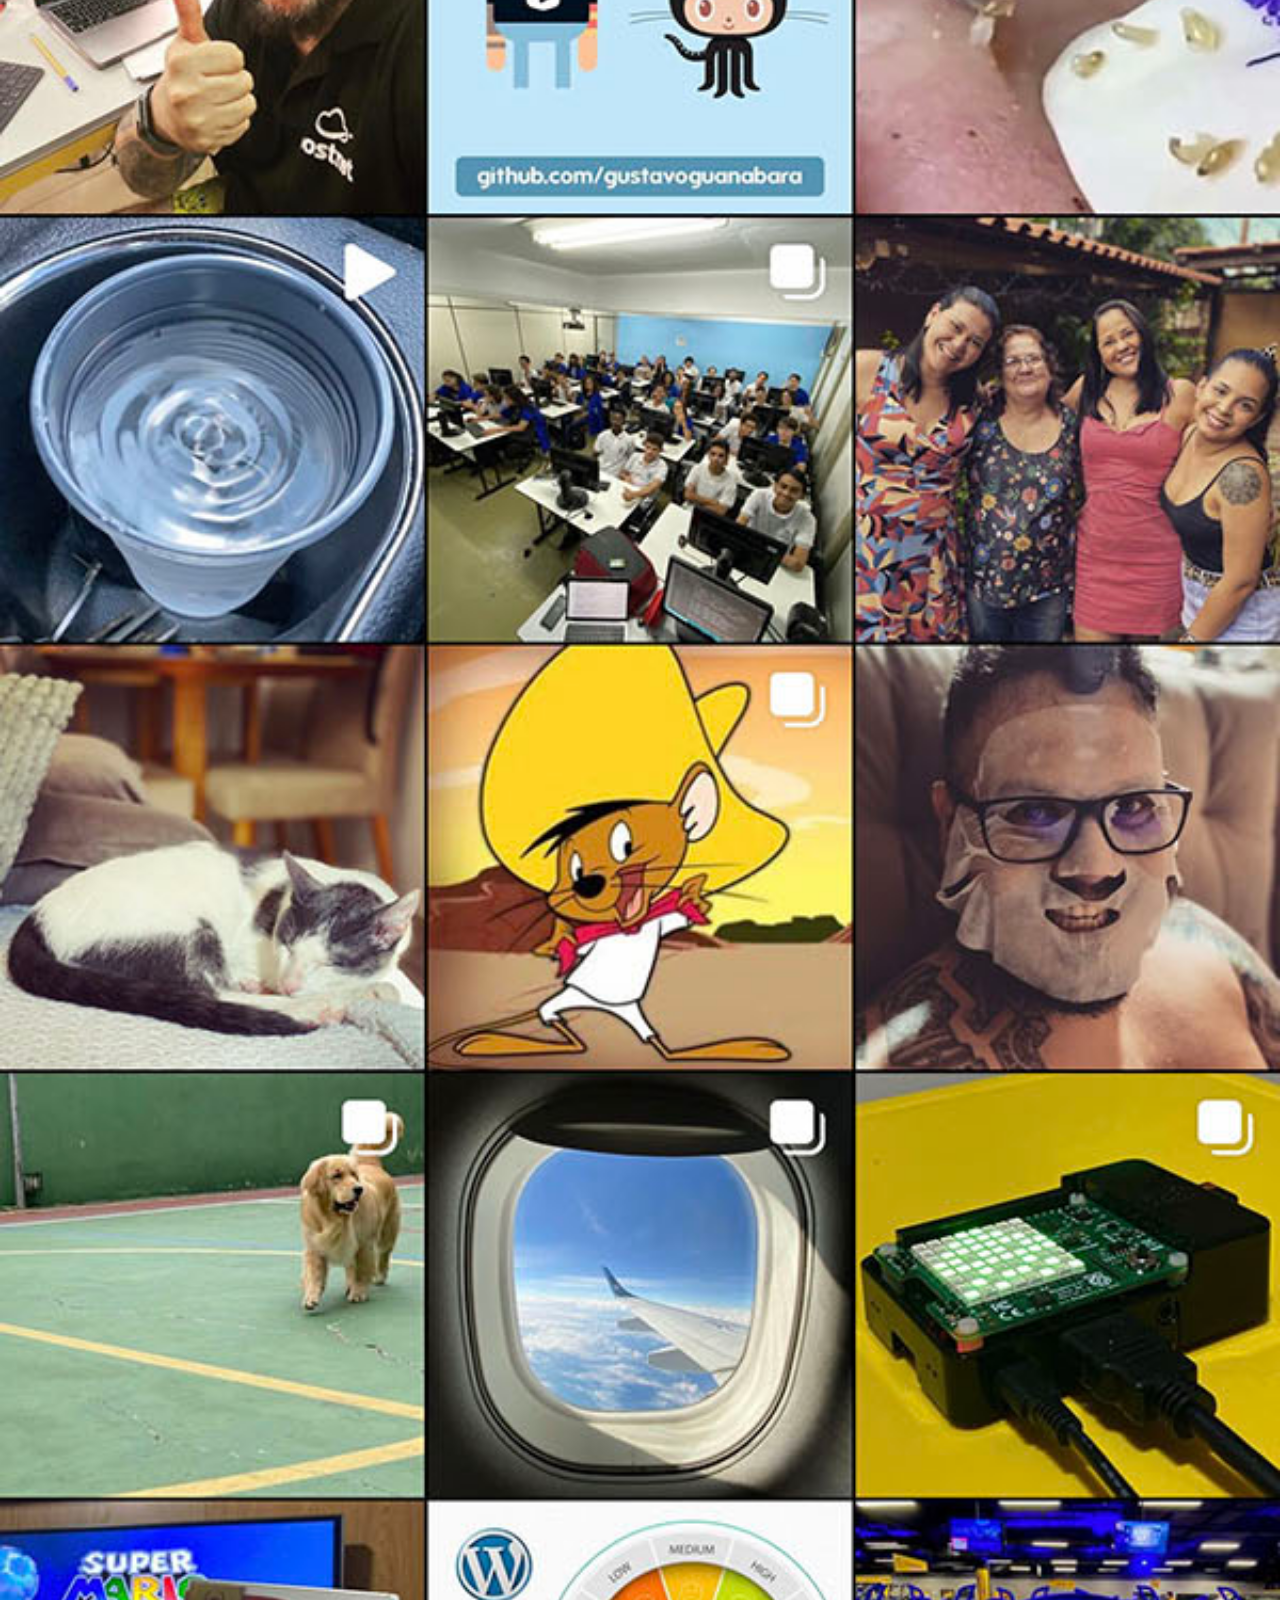
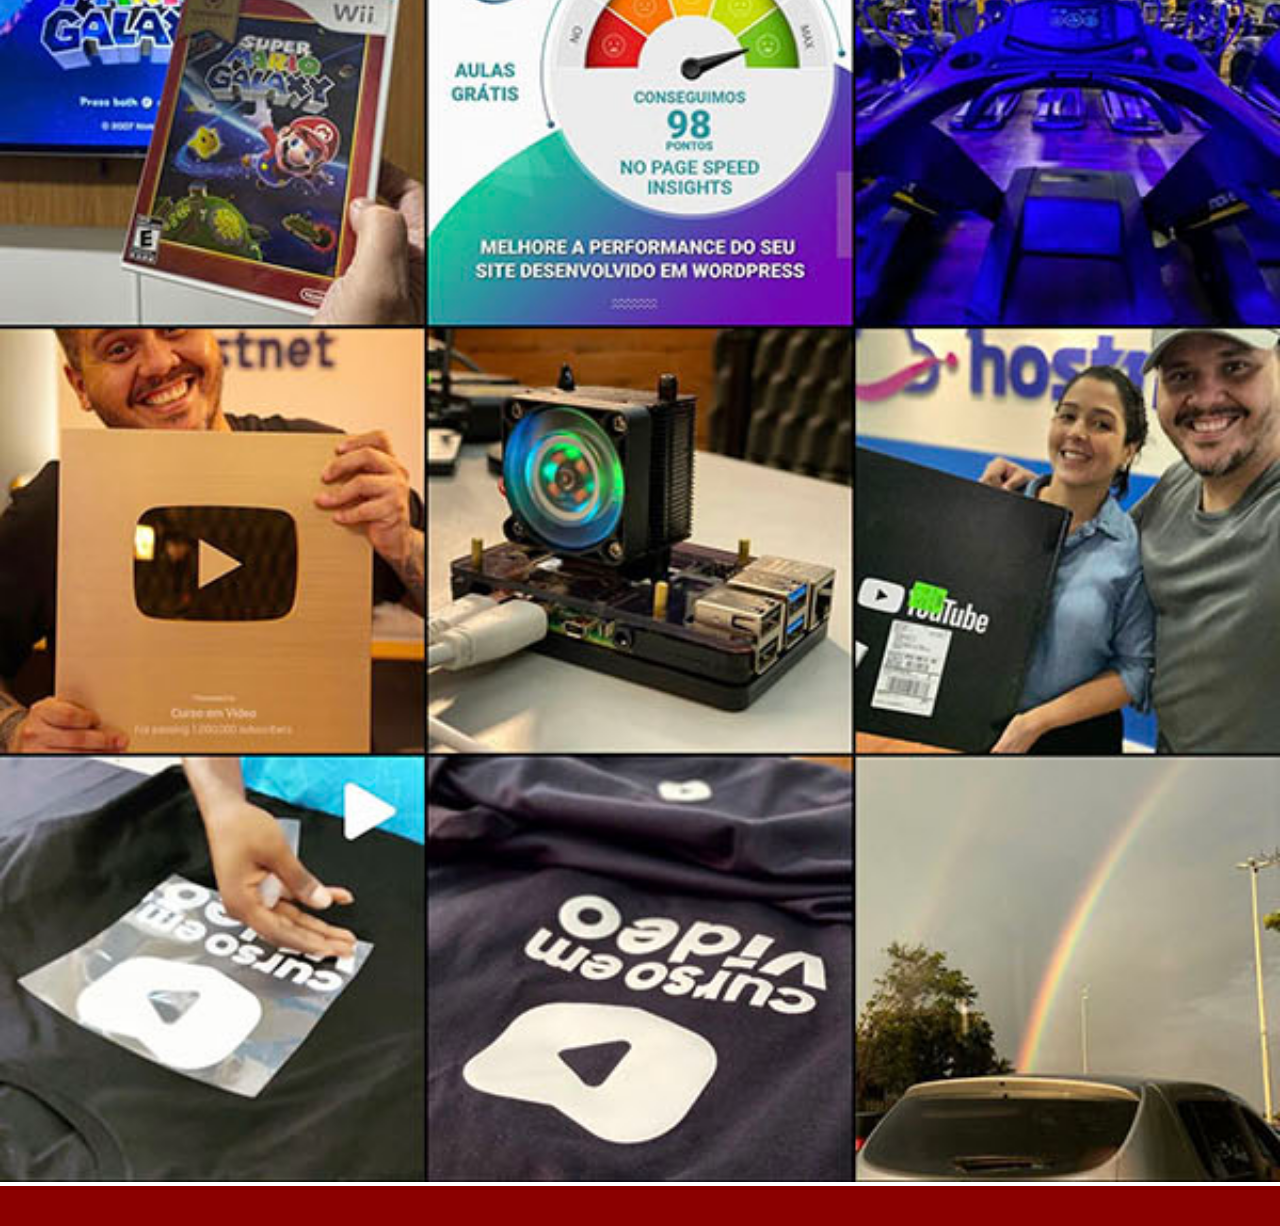
<file: instagram.html>
<!DOCTYPE html>
<html lang="en">
<head>
    <meta charset="UTF-8">
    <meta name="viewport" content="width=device-width, initial-scale=1.0">
    <title>Instagram</title>
    <link rel="stylesheet" href="estilos/social.css">
</head>
<body>
    
<img src="imagens/tela-instagram.jpg" alt="Instagram">

<a href="https://www.instagram.com/gustavoguanabara/" target="_blank"></a>

</body>
</html>
</file>
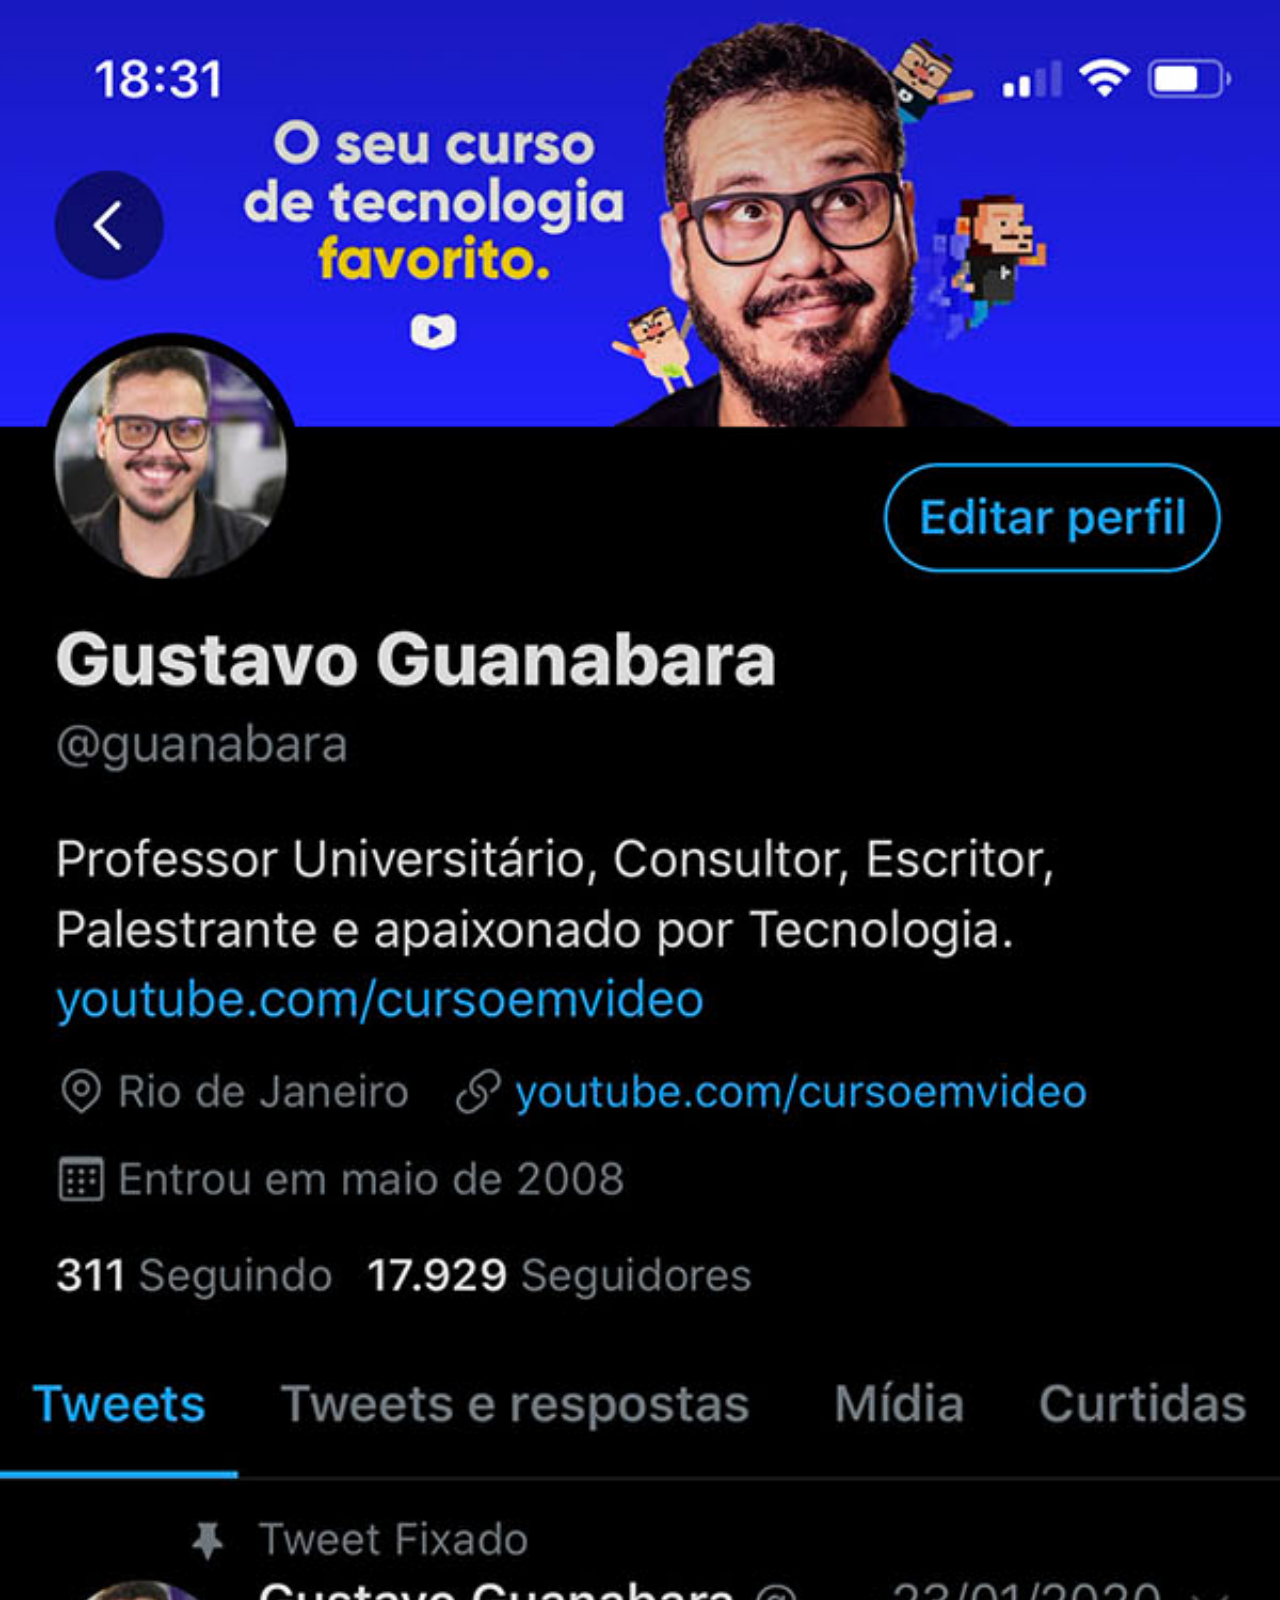
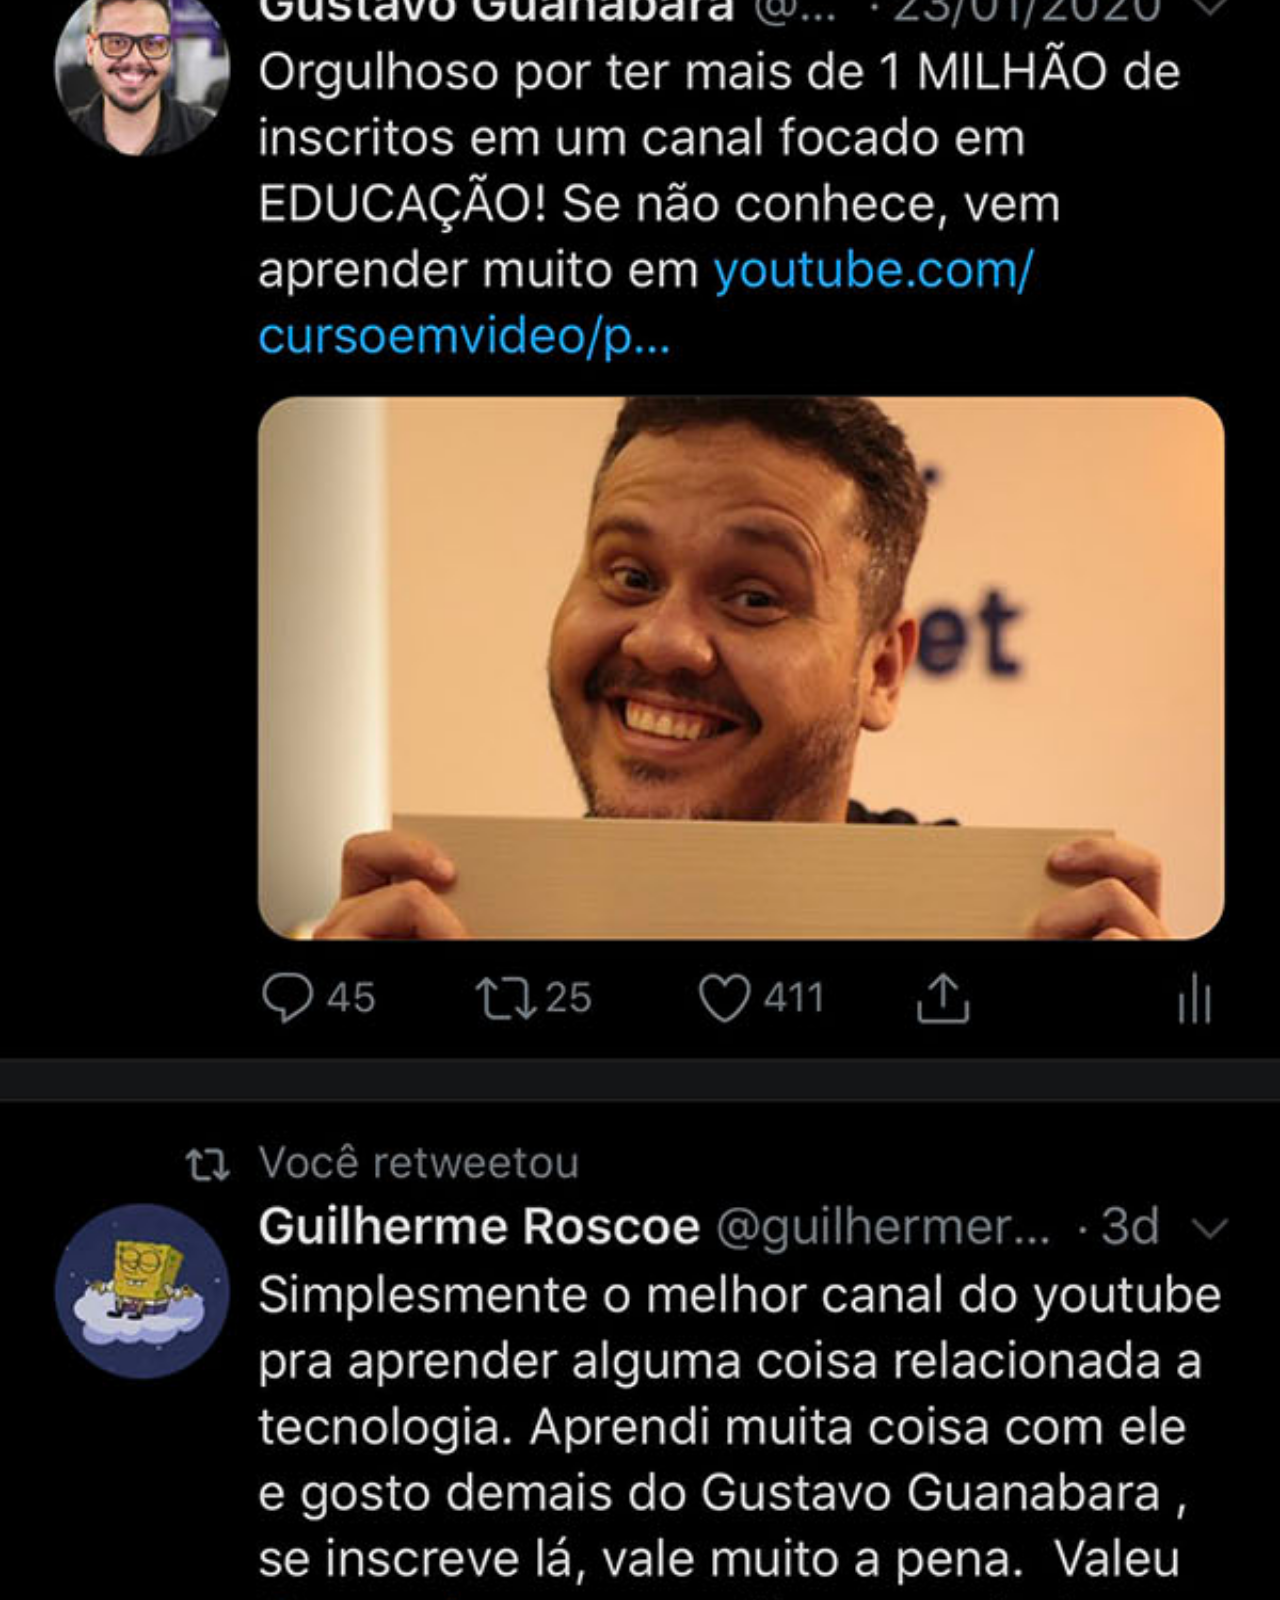
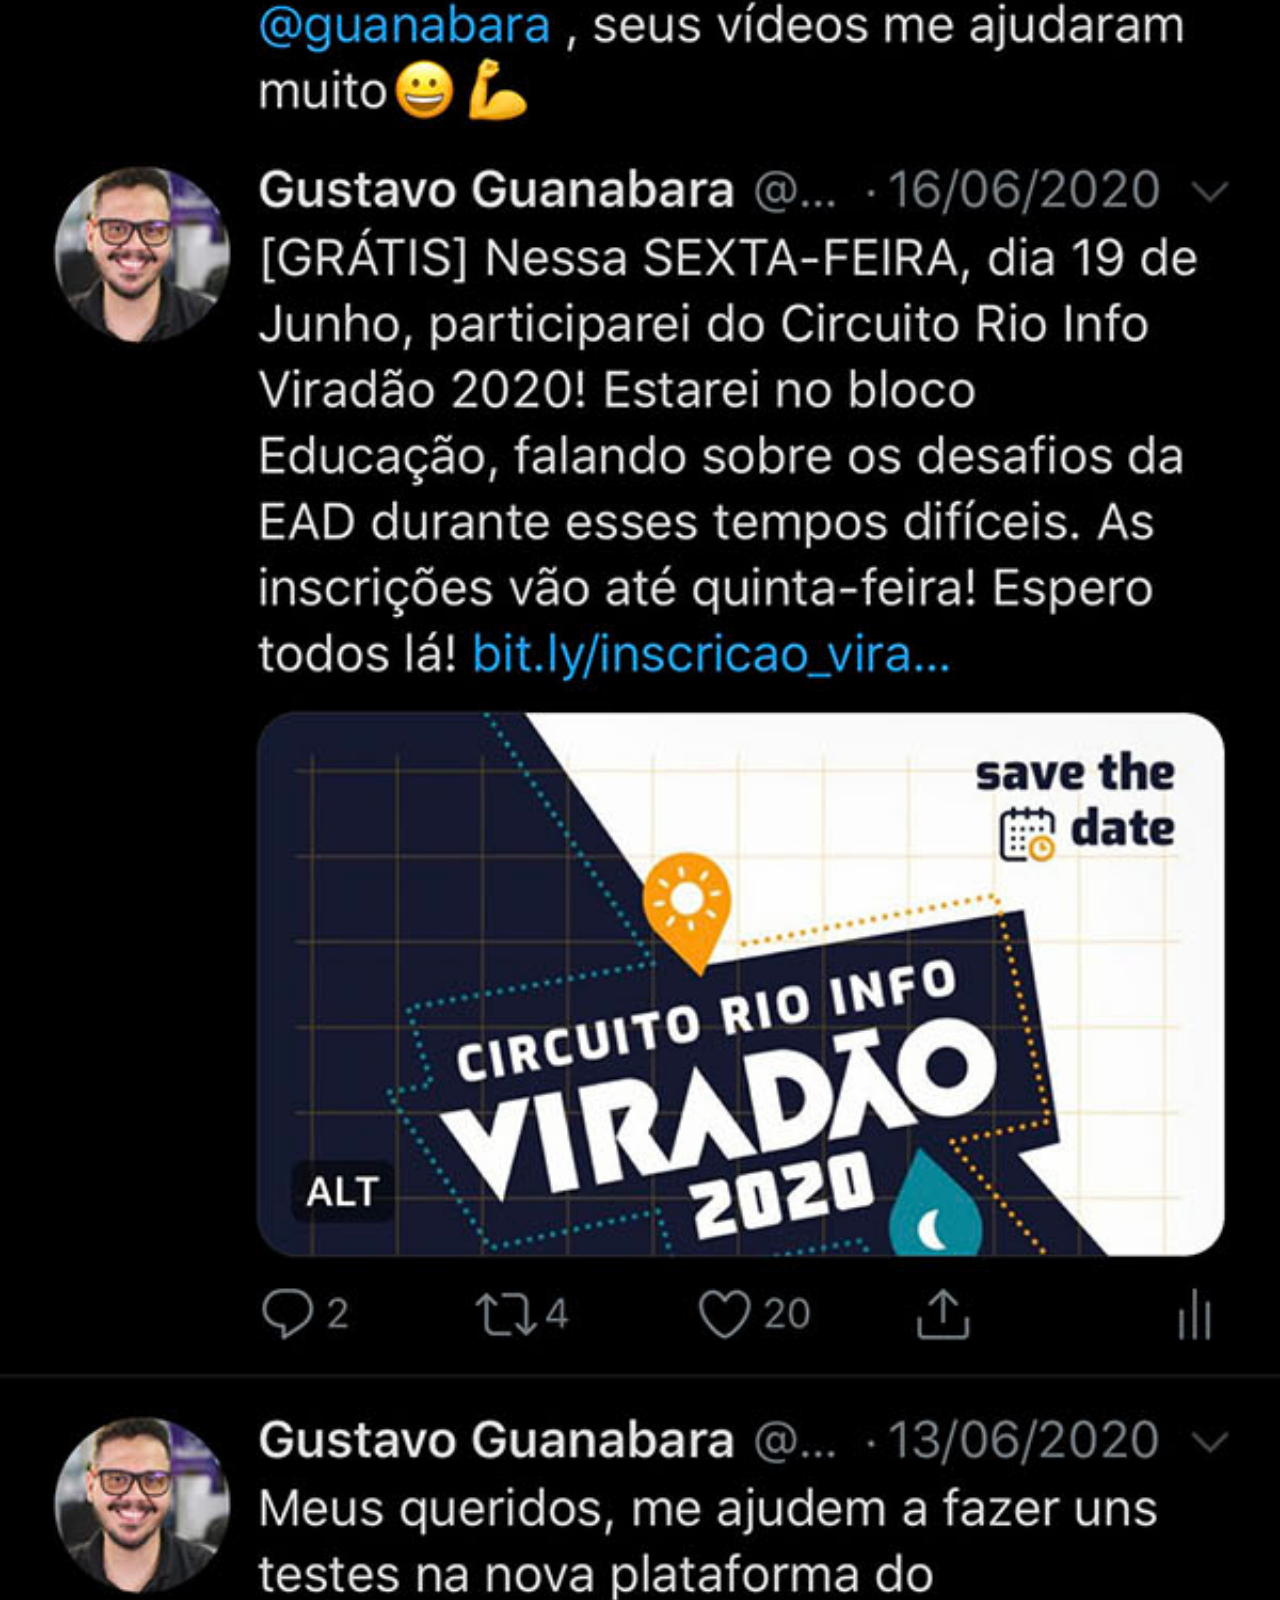
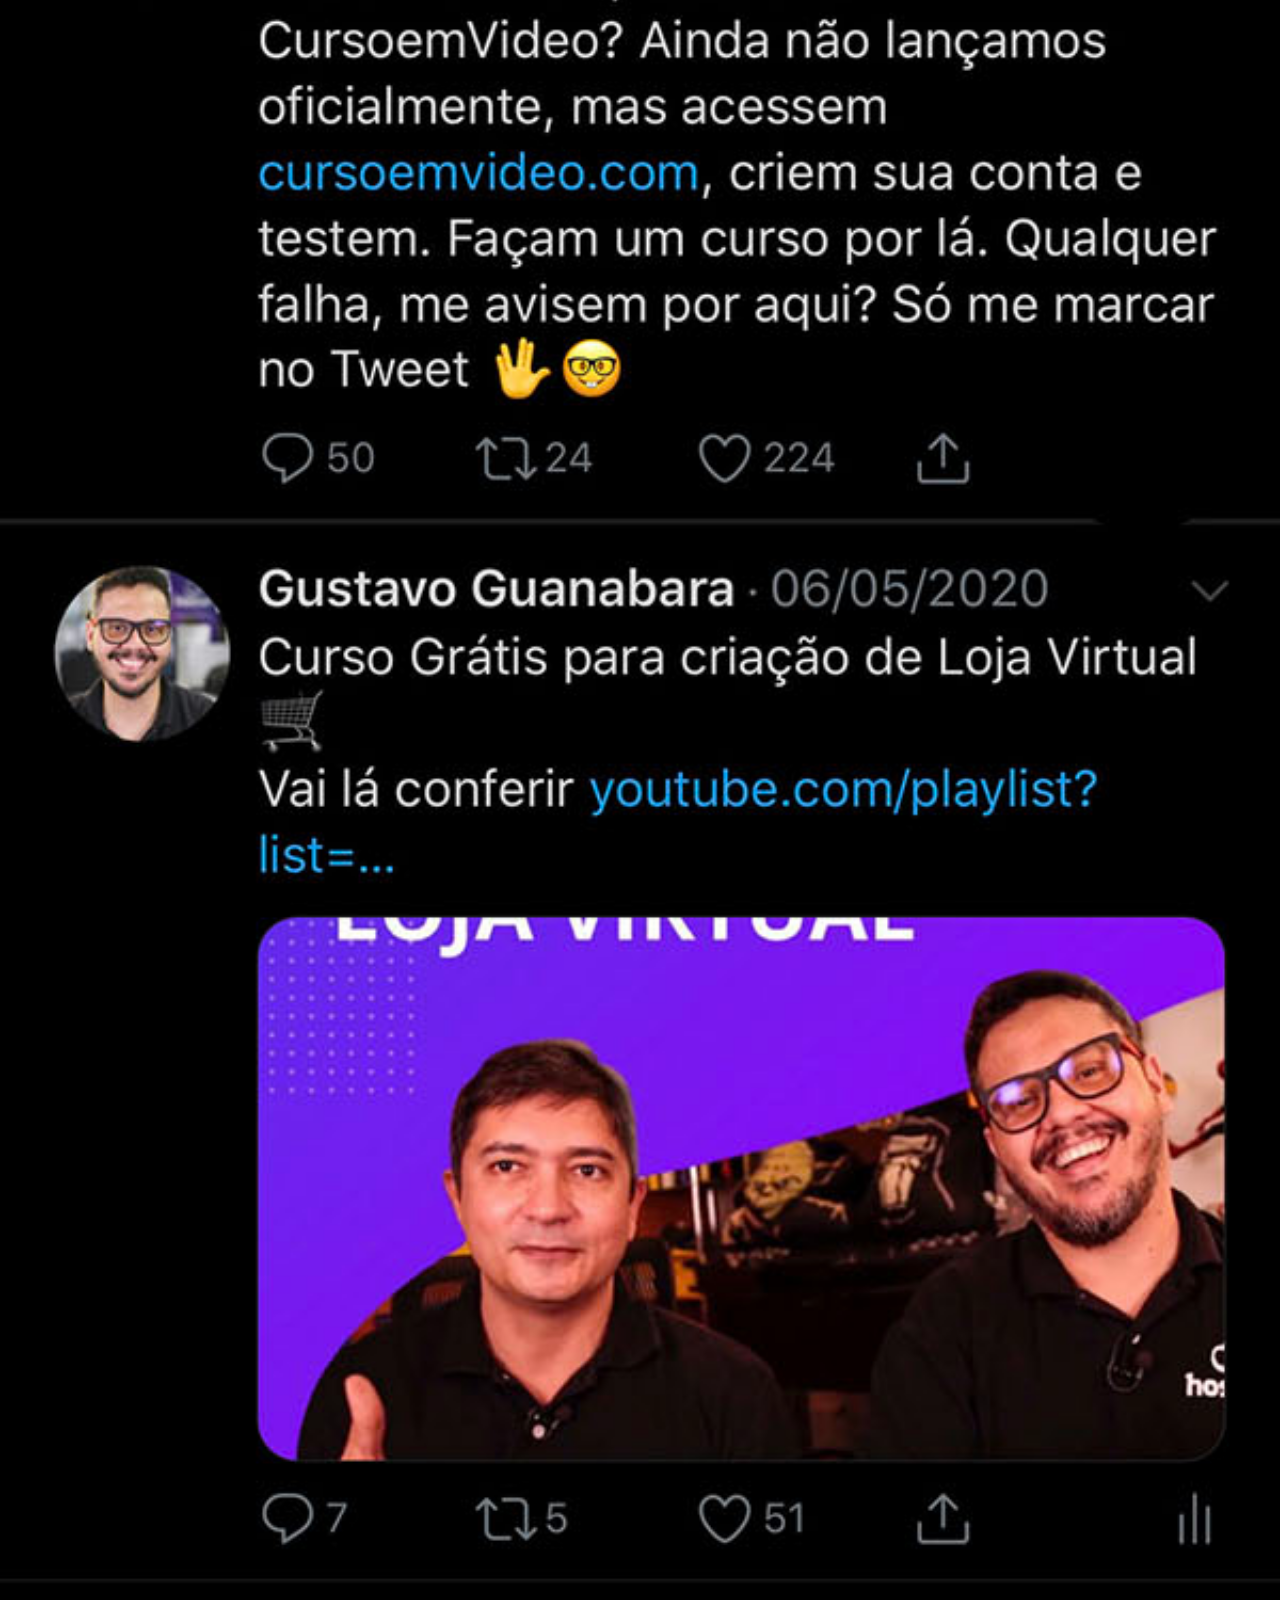
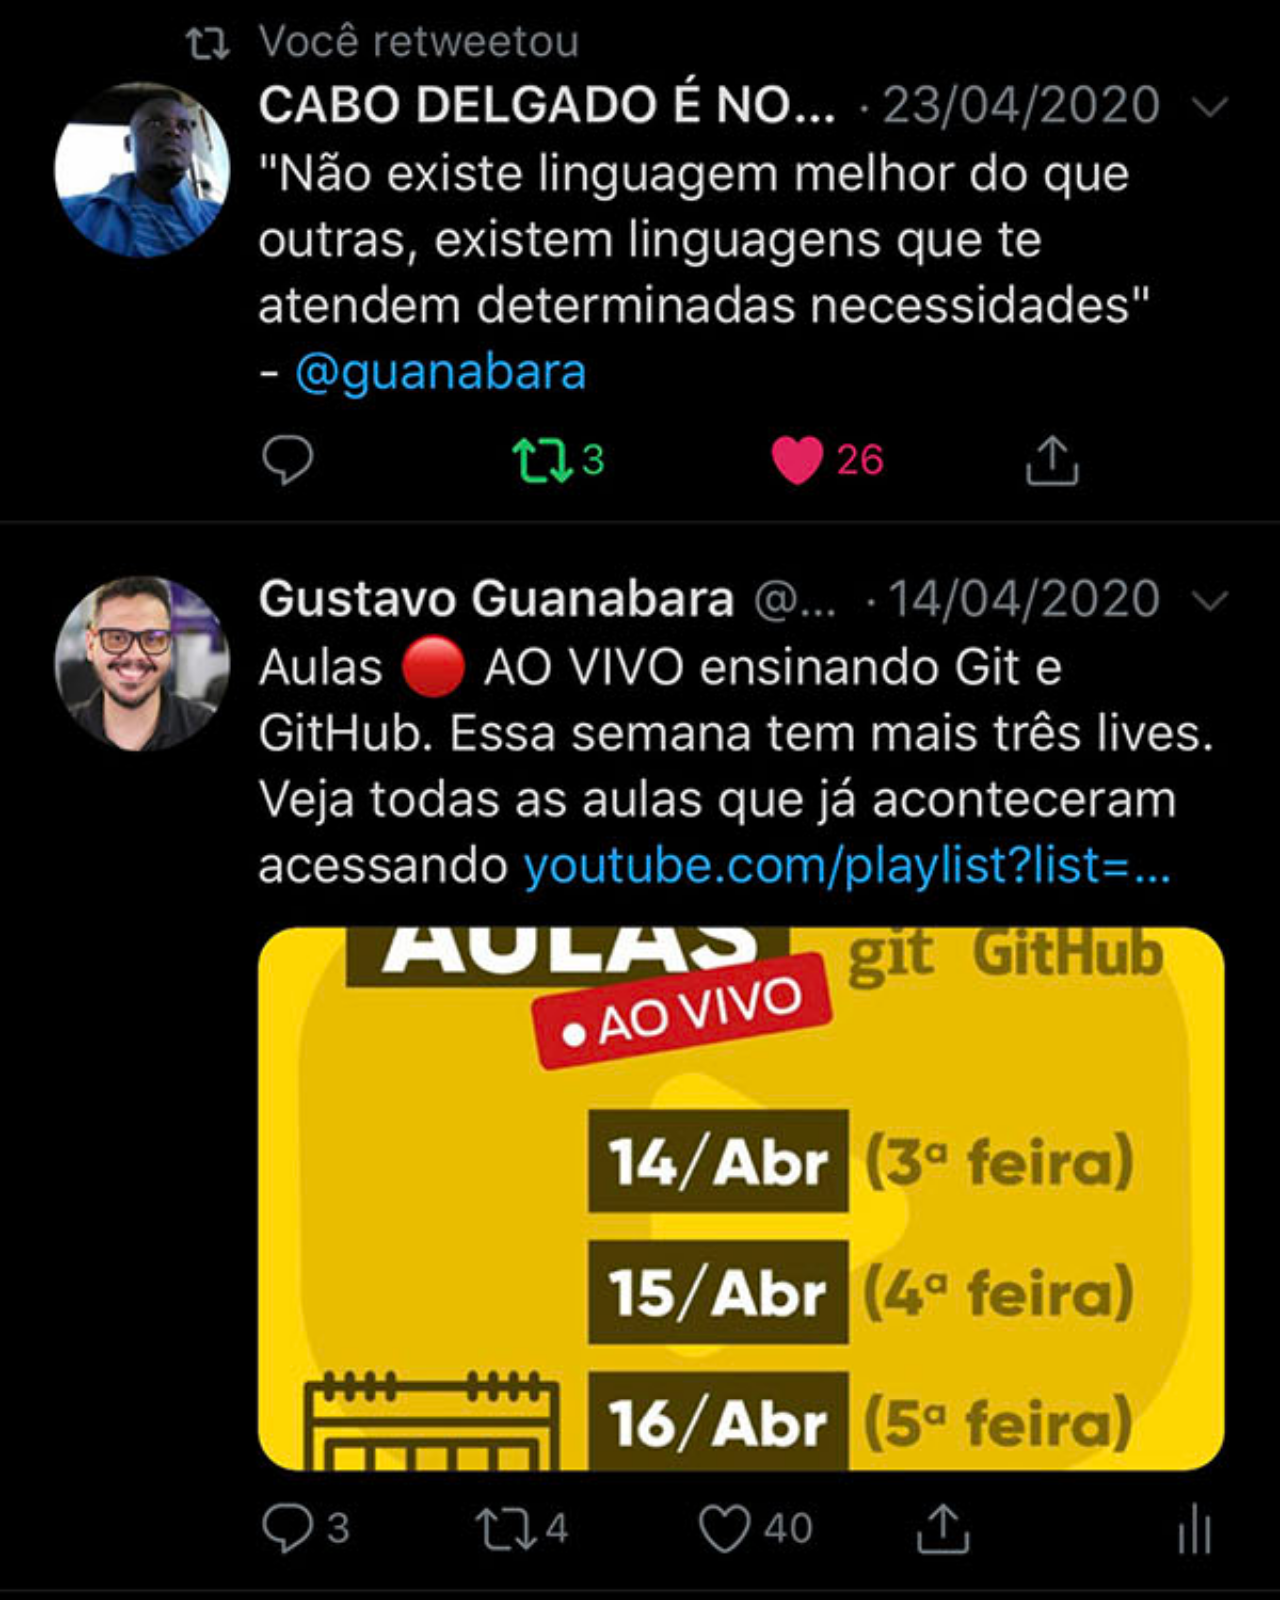
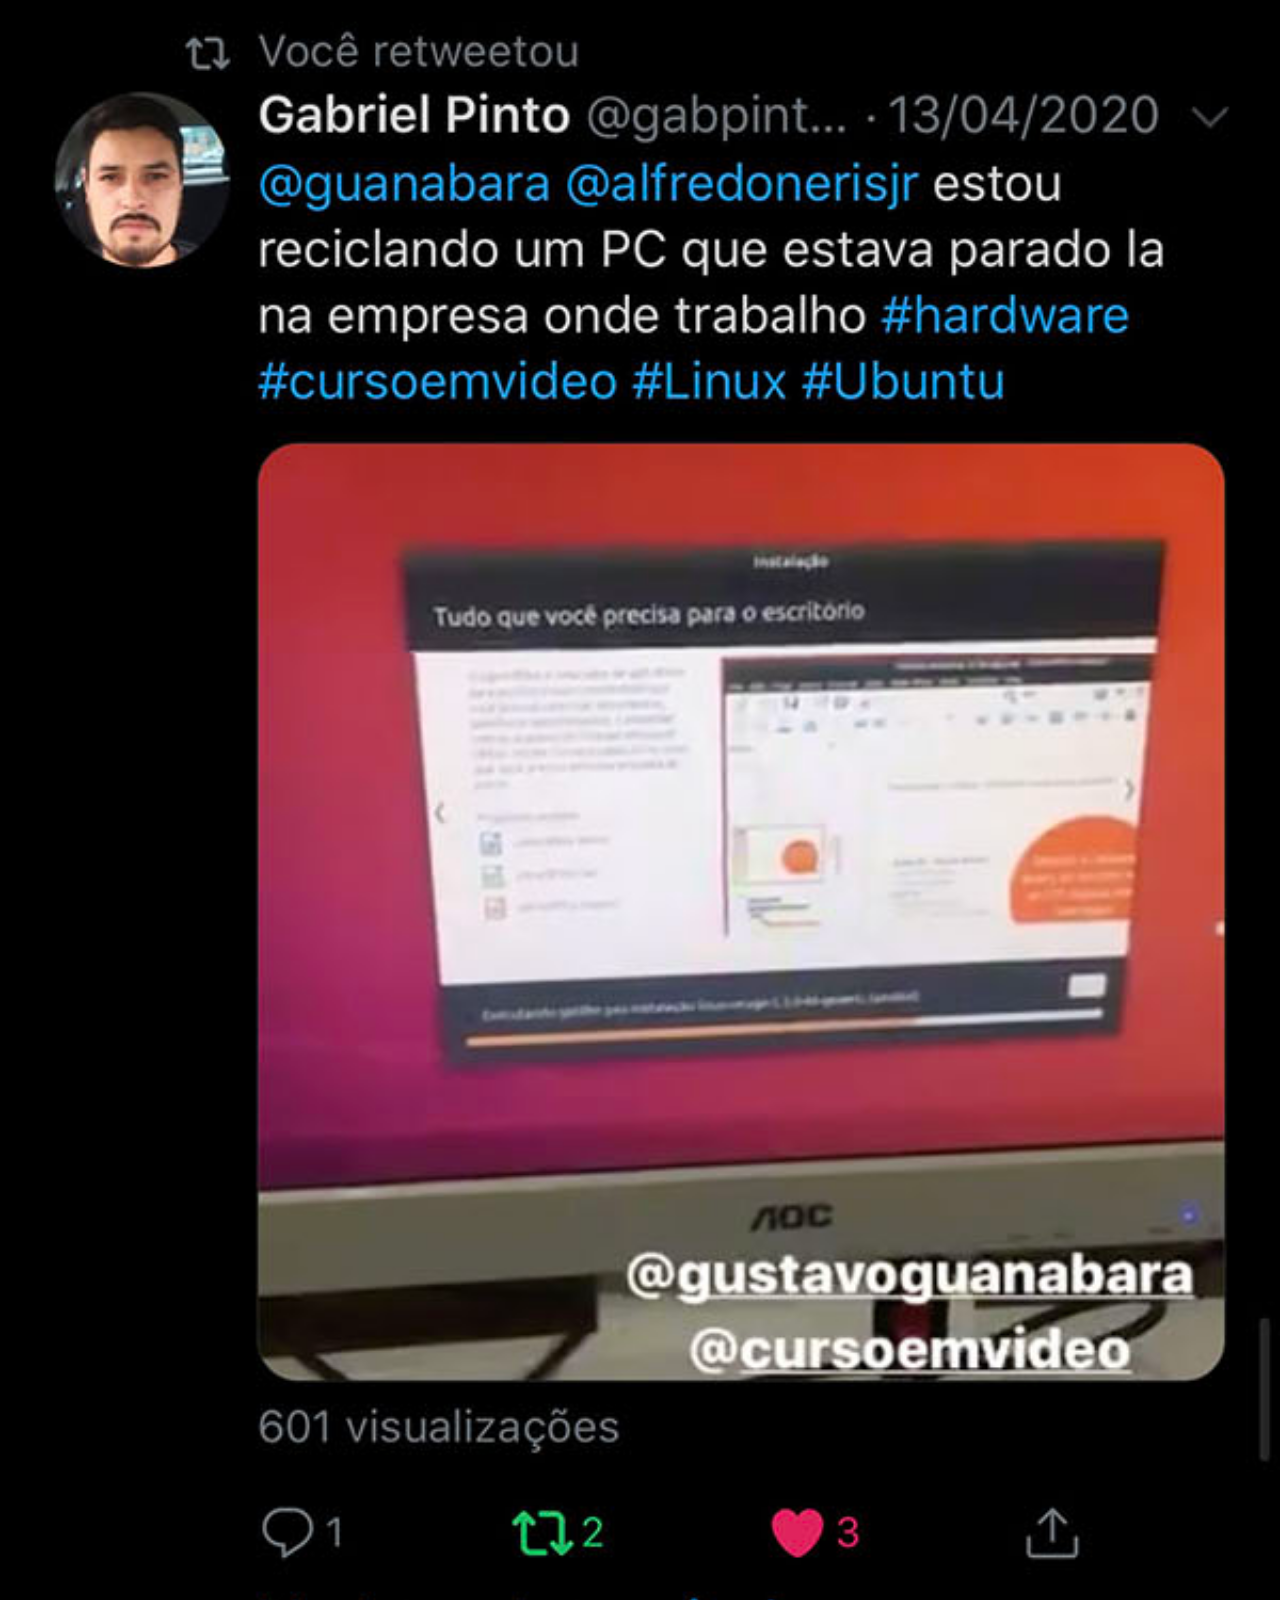
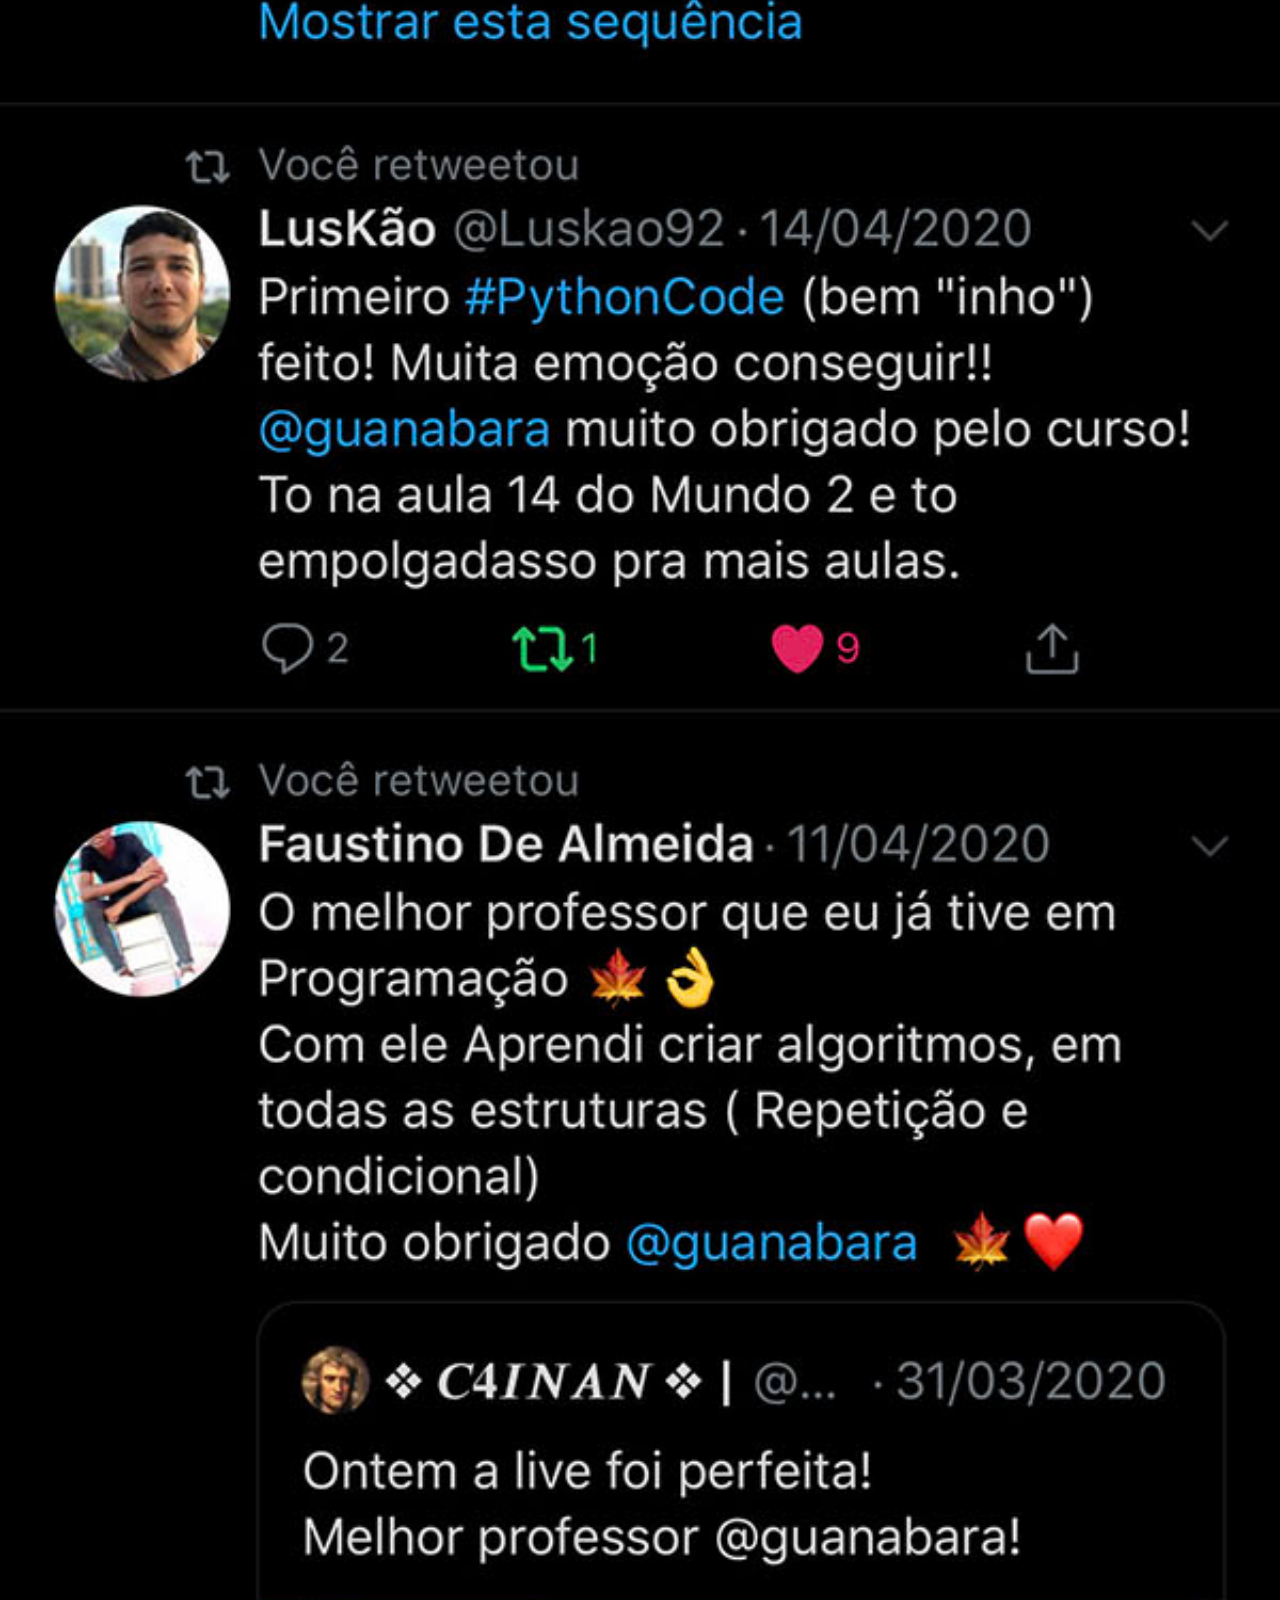
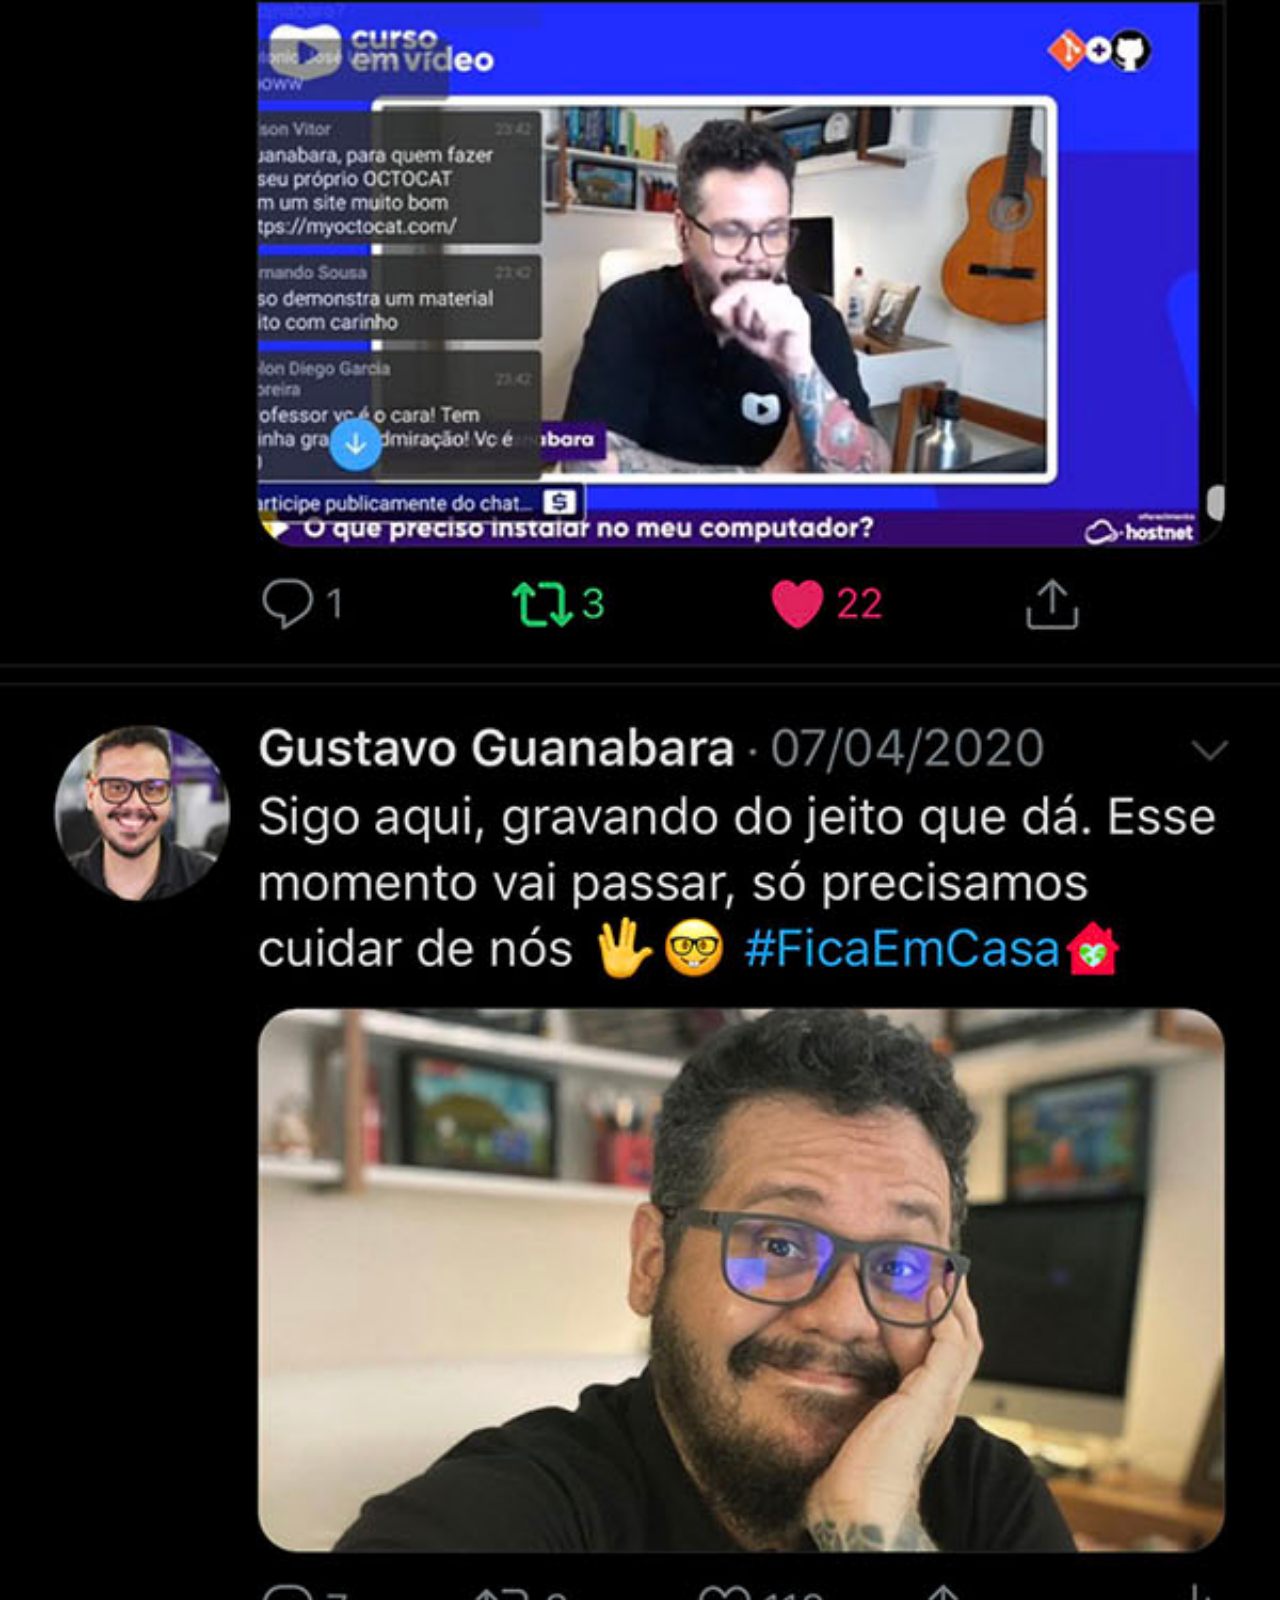
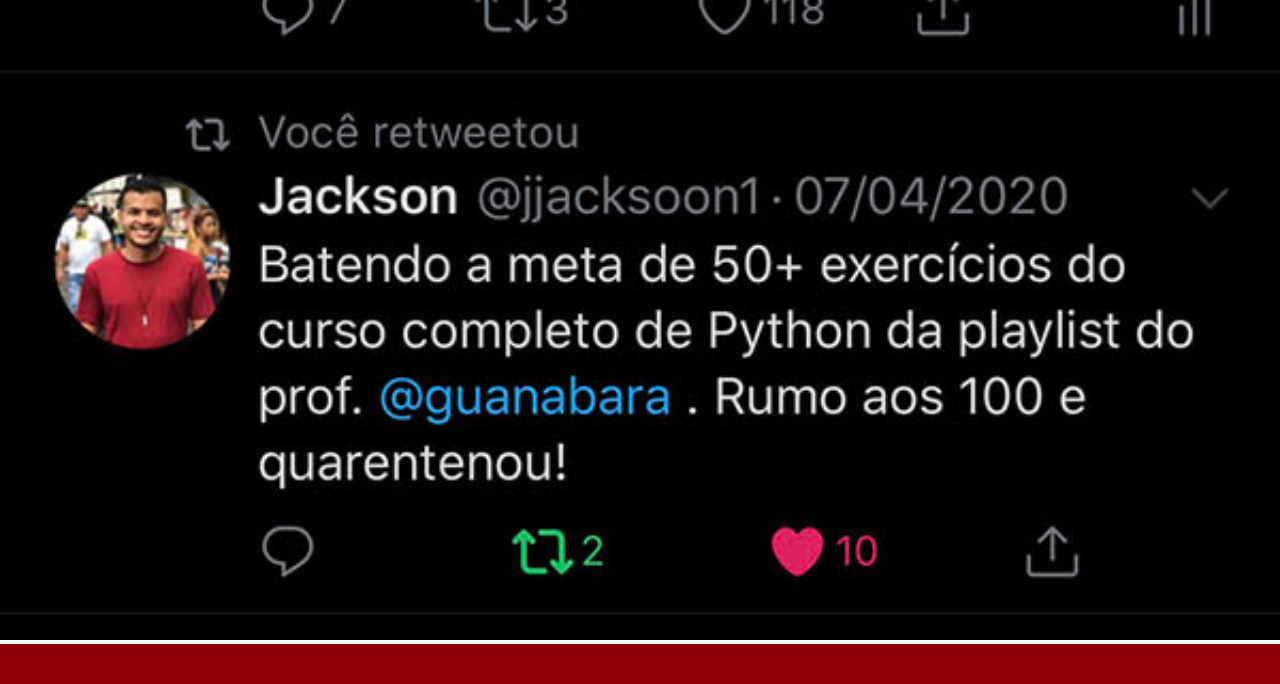
<file: twitter.html>
<!DOCTYPE html>
<html lang="en">
<head>
    <meta charset="UTF-8">
    <meta name="viewport" content="width=device-width, initial-scale=1.0">
    <title>Twitter</title>
    <link rel="stylesheet" href="estilos/social.css">
</head>
<body>
    
    <img src="imagens/tela-twitter.jpg" alt="Twitter">

    <a href="https://x.com/guanabara" target="_blank"></a>

</body>
</html>
</file>
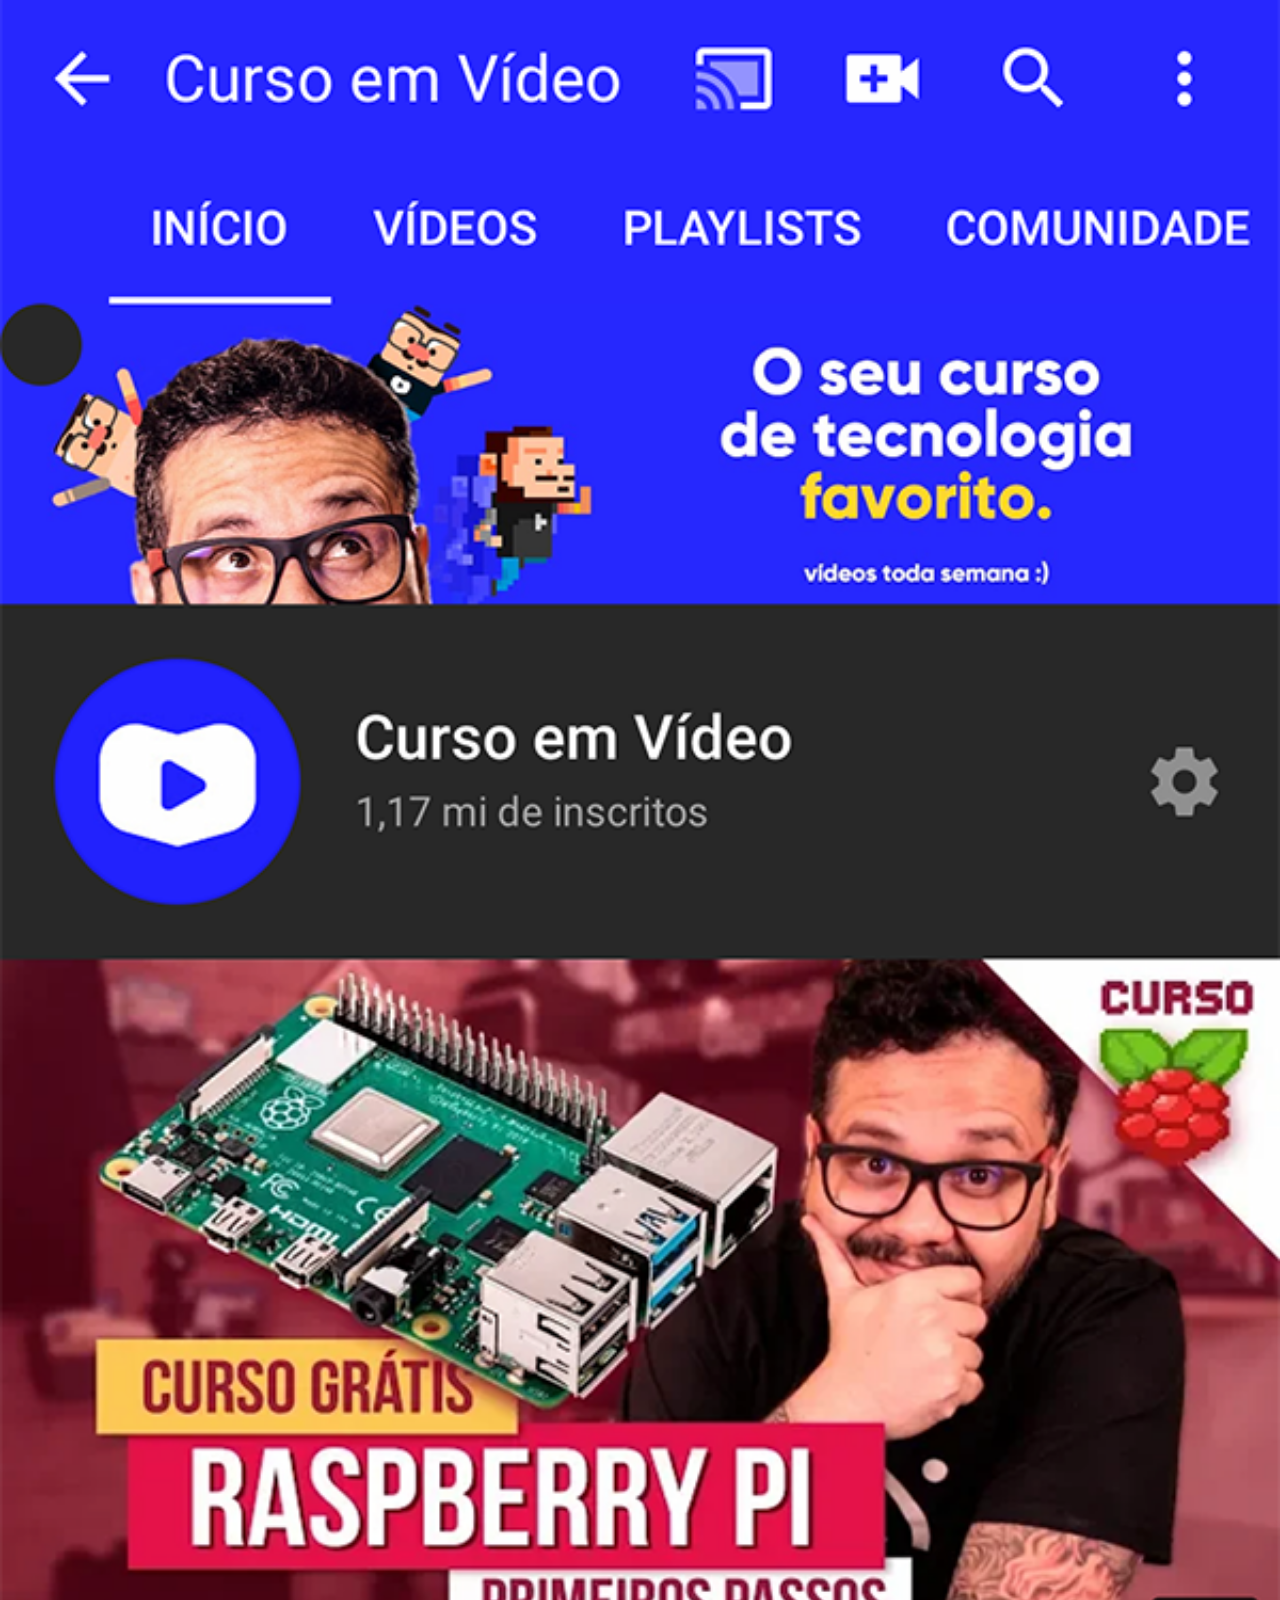
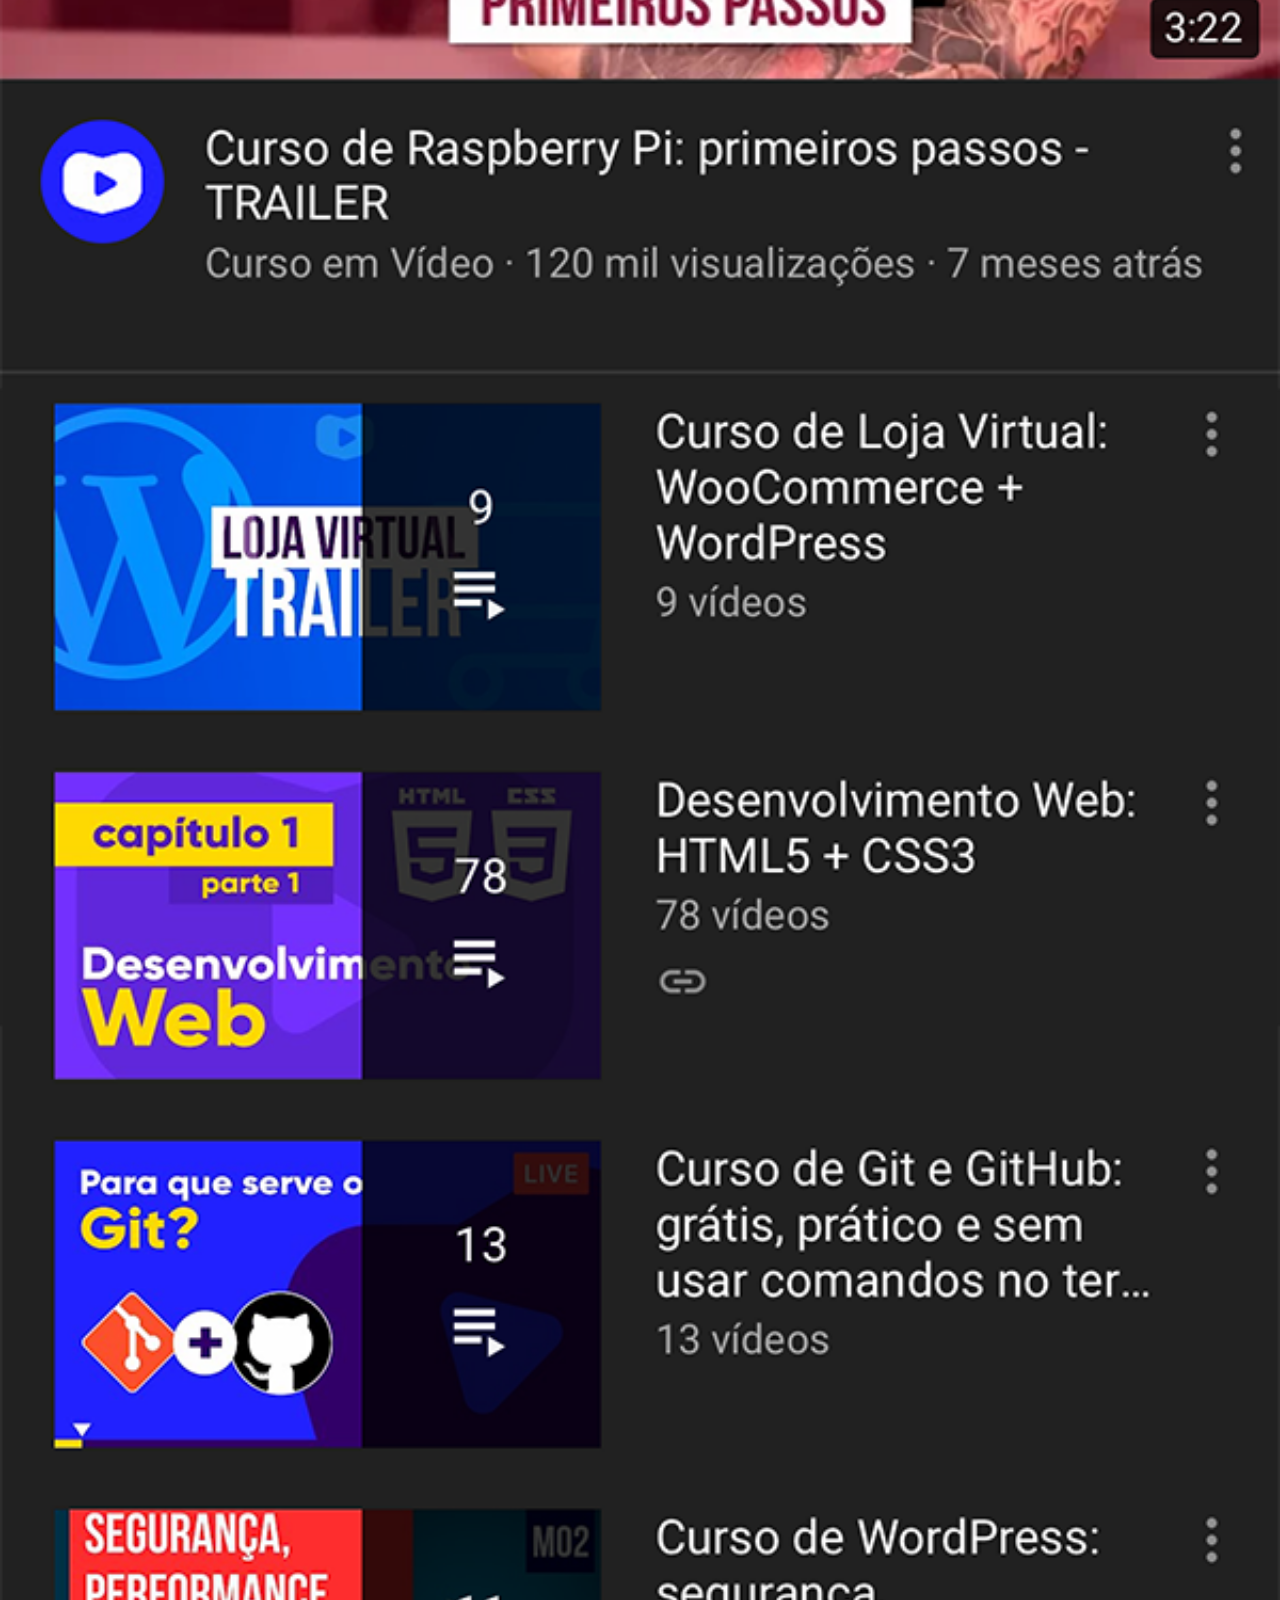
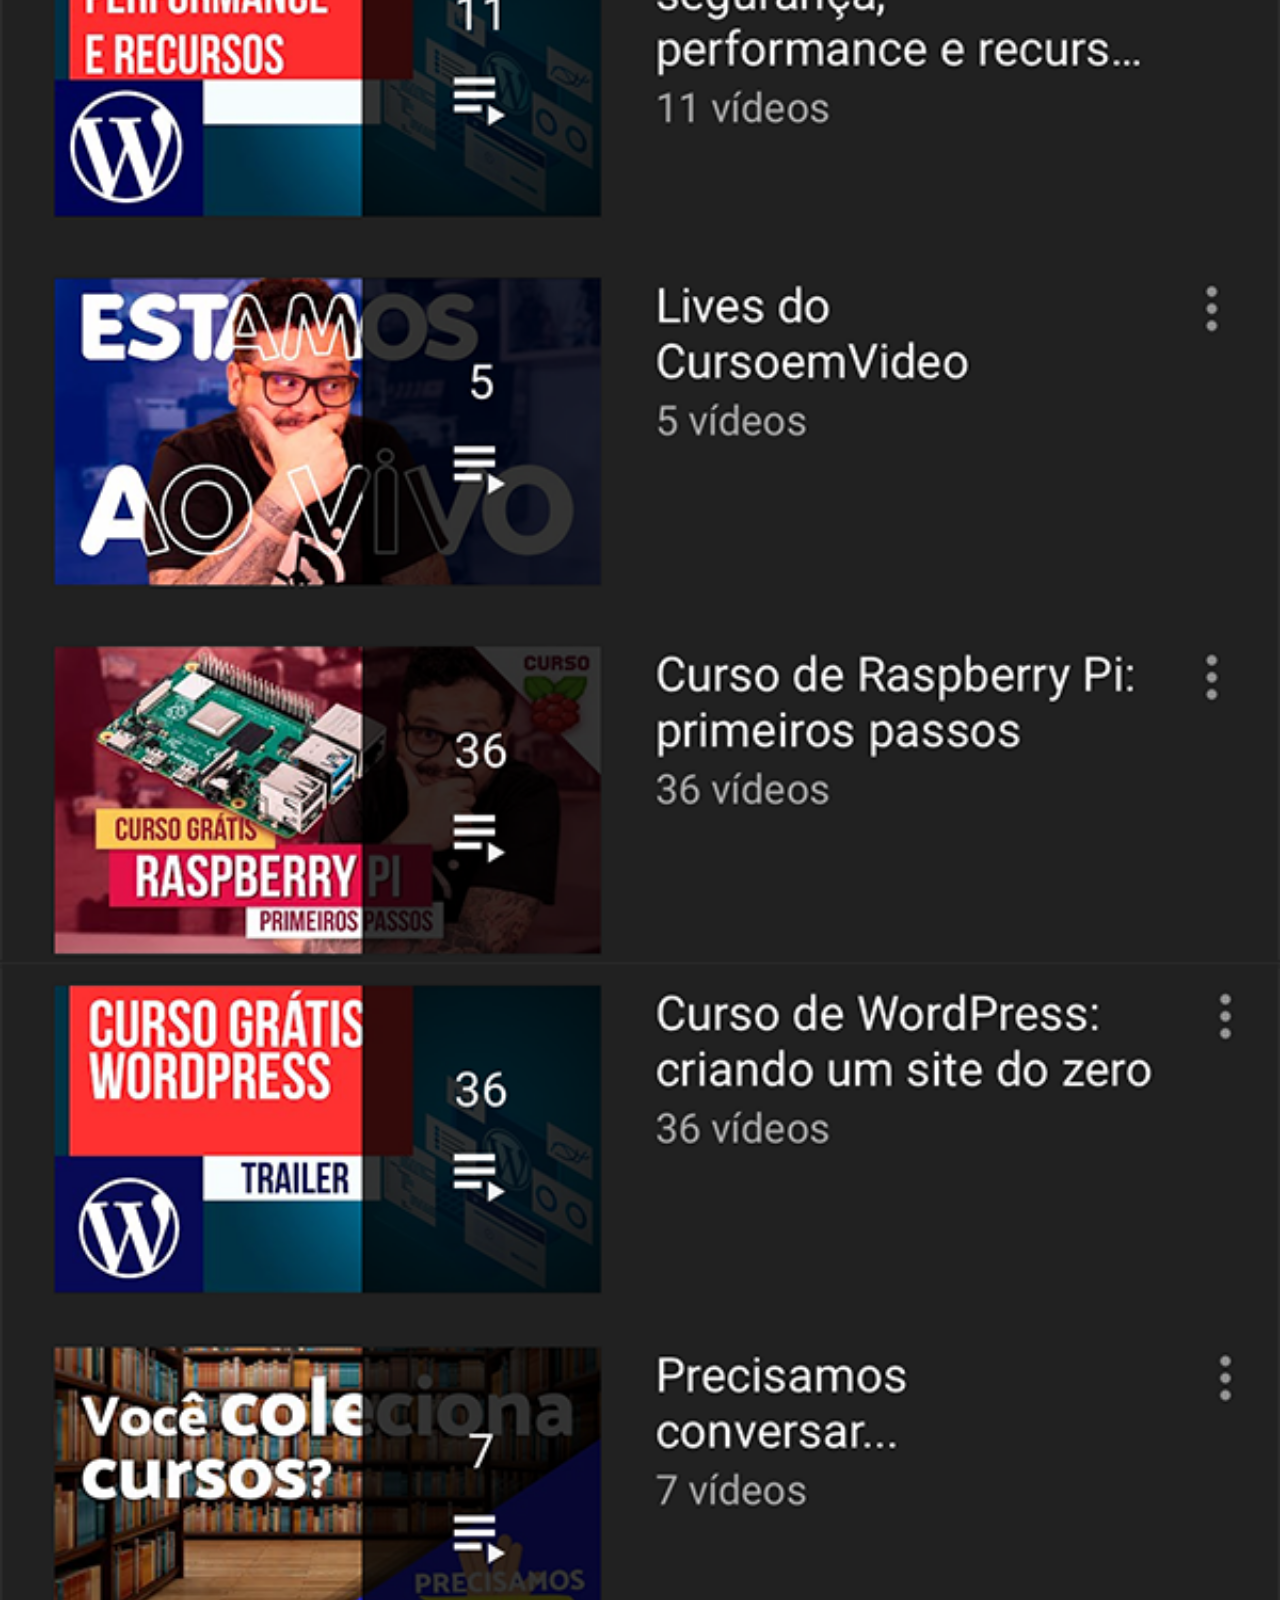
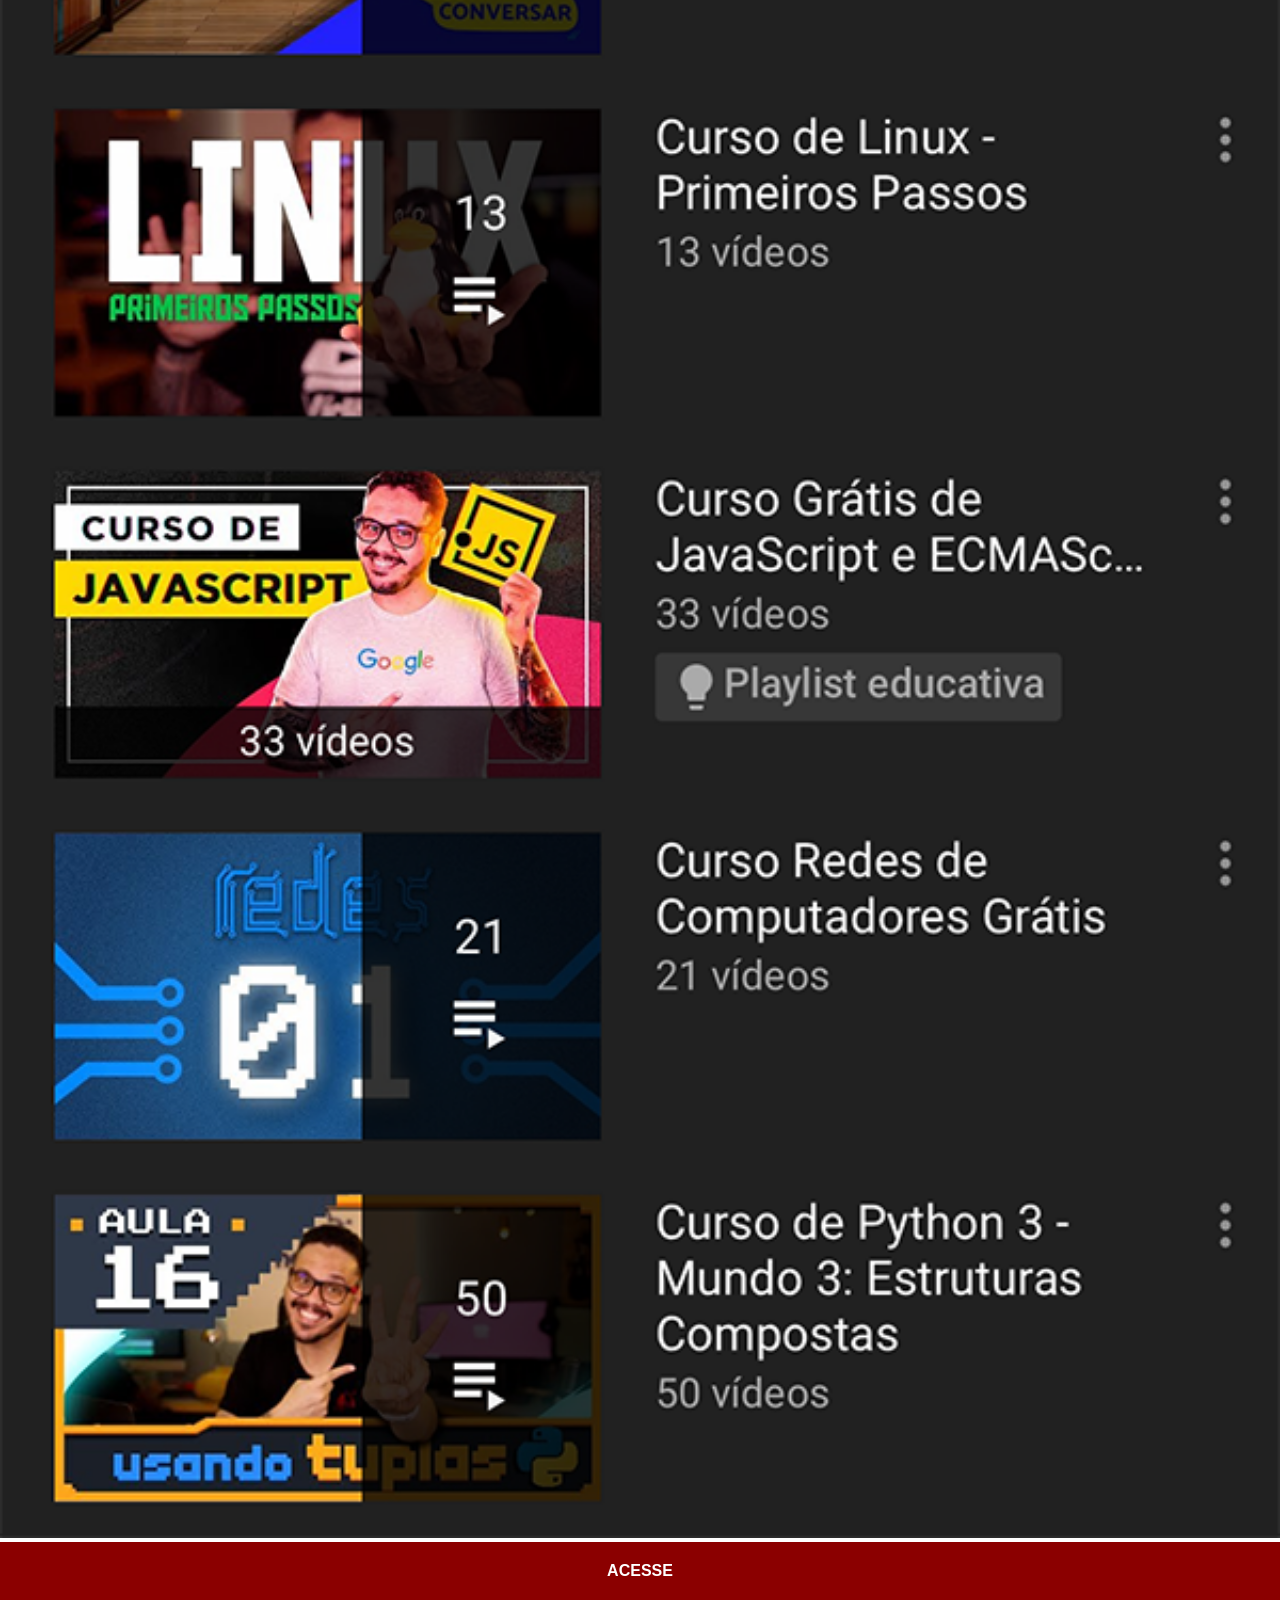
<file: youtube.html>
<!DOCTYPE html>
<html lang="en">
<head>
    <meta charset="UTF-8">
    <meta name="viewport" content="width=device-width, initial-scale=1.0">
    <title>Youtube</title>
    <link rel="stylesheet" href="estilos/social.css">
</head>
<body>
    
<img src="imagens/tela-youtube.png" alt="Youtube">

<a href="https://www.youtube.com/@cursoemvideo/playlists" target="_blank">ACESSE</a>

</body>
</html>
</file>
<file: estilos/style.css>
@charset "UTF-8";

*{
    margin: 0px;
    padding: 0px;
    font-family: Arial, Helvetica, sans-serif;
}

html, body{
    height: 100vh;
    width: 100vw;
    background-color: #000000;
}


body{
    background: url('../imagens/fundo-madeira.jpg')
    no-repeat top center;
    background-size: cover;
    background-attachment: fixed;

}


main{
    position: relative;
    height: 100vh;
    
}

section#telefone{
    position: absolute;
top:50%;
left: 50%;
transform: translate(-50%, -50%);

    height: 627px;
    width: 311px;
   
    background: url('../imagens/frame-iphone.png') no-repeat;
}

iframe#tela{
position: relative;
top: 80px;
left: 22px;
width: 267px;
height: 471px;
}


section#redes-sociais{
    text-align: right;
}

section#redes-sociais img{
    width: 50px;
    margin: 10px;
    border-radius: 50%;
    box-shadow: 2px 2px 5px solid rgba(0, 0, 0, 0.400);
    box-sizing: border-box;
}

section#redes-sociais img:hover {
    border: 2px solid rgba(255, 255, 255, 0.637);
    transform: translate(-3px, -3px);
    box-shadow: 5px 5px 10px rgba(0, 0, 0, 0.623);
    transition: transform 0.5s , border 1s;
}
</file>
<file: estilos/social.css>
@charset "UTF-8";


*{
    margin: 0px;
    padding: 0px;
    font-family: Arial, Helvetica, sans-serif;
}

::-webkit-scrollbar{
width: 0px;
height: 0px;
}


img{
width: 100vw;
}

a{

display: block;
background-color: darkred;
color: white;
padding: 20px;
text-align: center;
font-weight: bolder;
text-decoration: none;

}

a:hover{
background-color: red;
}
</file>
